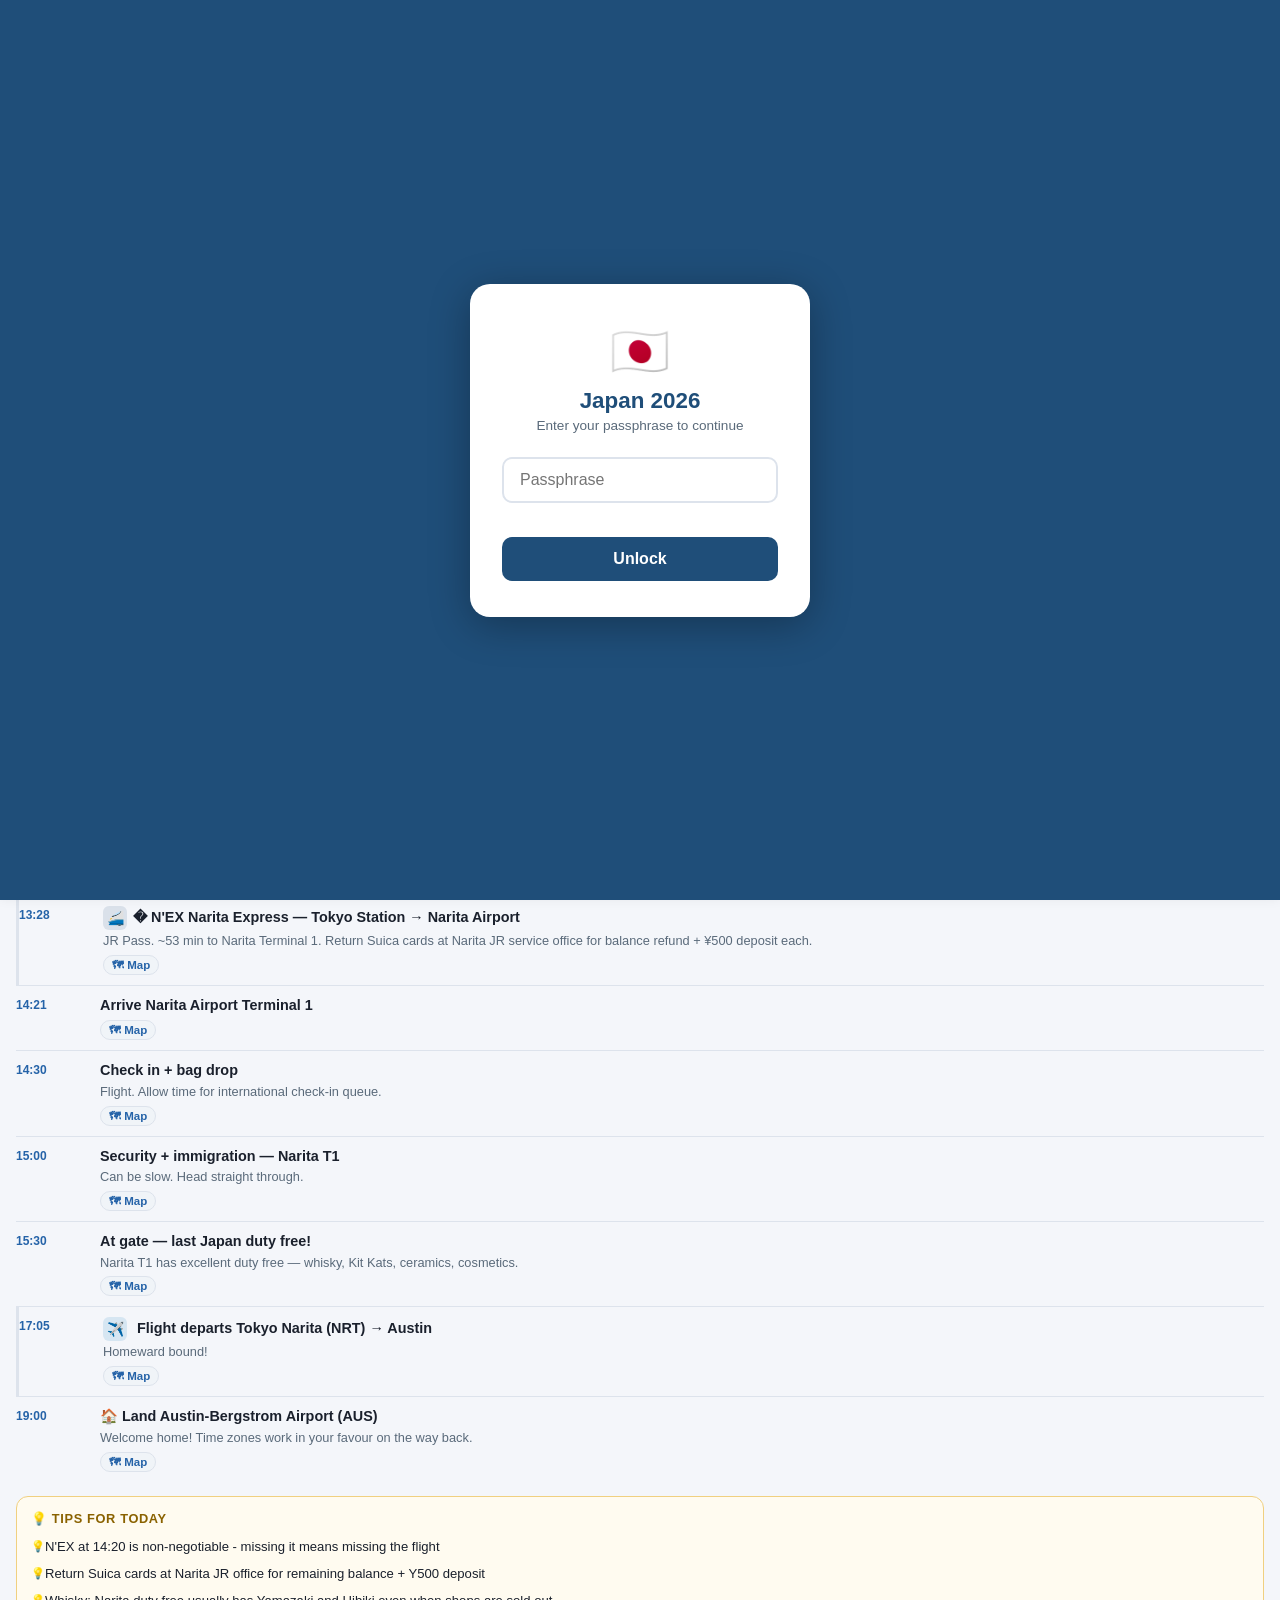
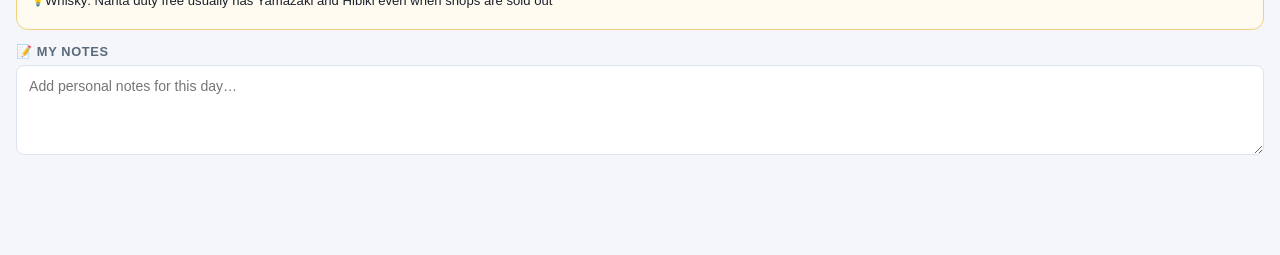
<file: index.html>
<!DOCTYPE html>
<html lang="en">
<head>
  <meta charset="UTF-8">
  <meta name="viewport" content="width=device-width, initial-scale=1.0, viewport-fit=cover">
  <meta name="theme-color" content="#1F4E79">
  <meta name="apple-mobile-web-app-capable" content="yes">
  <meta name="apple-mobile-web-app-status-bar-style" content="black-translucent">
  <meta name="apple-mobile-web-app-title" content="Japan 2026">
  <meta name="description" content="Japan Trip 2026 — Personal Travel Companion">
  <title>Japan 2026</title>
  <link rel="manifest" href="manifest.json">
  <link rel="icon" href="icons/icon-192.png" type="image/png">
  <link rel="apple-touch-icon" href="icons/icon-192.png">
  <link rel="stylesheet" href="css/styles.css">
</head>
<body>

  <!-- HEADER -->
  <header id="app-header">
    <div class="header-inner">
      <span id="header-title">🇯🇵 Japan 2026</span>
      <button id="search-btn" class="icon-btn" aria-label="Search">🔍</button>
    </div>
  </header>

  <!-- SEARCH OVERLAY -->
  <div id="search-overlay" class="hidden">
    <div class="search-box">
      <input type="text" id="search-input" placeholder="Search activities, places, hotels…" autocomplete="off">
      <button id="search-close" class="icon-btn">✕</button>
    </div>
    <div id="search-results"></div>
  </div>

  <!-- MAIN CONTENT -->
  <main id="main-content">

    <!-- TAB: ITINERARY -->
    <section id="tab-schedule" class="tab-panel active">
      <div id="schedule-content"></div>
    </section>

    <!-- TAB: HOTELS -->
    <section id="tab-hotels" class="tab-panel">
      <div id="hotels-content"></div>
    </section>

    <!-- TAB: TRAINS -->
    <section id="tab-trains" class="tab-panel">
      <div id="trains-content"></div>
    </section>

    <!-- TAB: ONSENS -->
    <section id="tab-onsens" class="tab-panel">
      <div id="onsens-content"></div>
    </section>

    <!-- TAB: CHECKLISTS -->
    <section id="tab-checklists" class="tab-panel">
      <div id="checklists-content"></div>
    </section>

    <!-- TAB: LEARN -->
    <section id="tab-learn" class="tab-panel">
      <div id="learn-content"></div>
    </section>

  </main>

  <!-- BOTTOM NAV -->
  <nav id="bottom-nav">
    <button class="nav-btn active" data-tab="schedule">
      <span class="nav-icon">
        <span class="cal-badge">
          <span class="cal-month" id="cal-month"></span>
          <span class="cal-day" id="cal-day"></span>
        </span>
      </span>
      <span class="nav-label">Itinerary</span>
    </button>
    <button class="nav-btn" data-tab="hotels">
      <span class="nav-icon">🏨</span>
      <span class="nav-label">Hotels</span>
    </button>
    <button class="nav-btn" data-tab="trains">
      <span class="nav-icon">🚄</span>
      <span class="nav-label">Trains</span>
    </button>
    <button class="nav-btn" data-tab="onsens">
      <span class="nav-icon">♨️</span>
      <span class="nav-label">Onsens</span>
    </button>
    <button class="nav-btn" data-tab="checklists">
      <span class="nav-icon">✅</span>
      <span class="nav-label">Lists</span>
    </button>
    <button class="nav-btn" data-tab="learn">
      <span class="nav-icon">🥋</span>
      <span class="nav-label">Learn</span>
    </button>
  </nav>

  <!-- SCRIPTS -->
  <script src="js/auth.js"></script>
  <script src="js/data.js"></script>
  <script src="js/itinerary.js"></script>
  <script src="js/hotels.js"></script>
  <script src="js/trains.js"></script>
  <script src="js/onsens.js"></script>
  <script src="js/checklists.js"></script>
  <script src="js/learn.js"></script>
  <script src="js/app.js"></script>
</body>
</html>
</file>
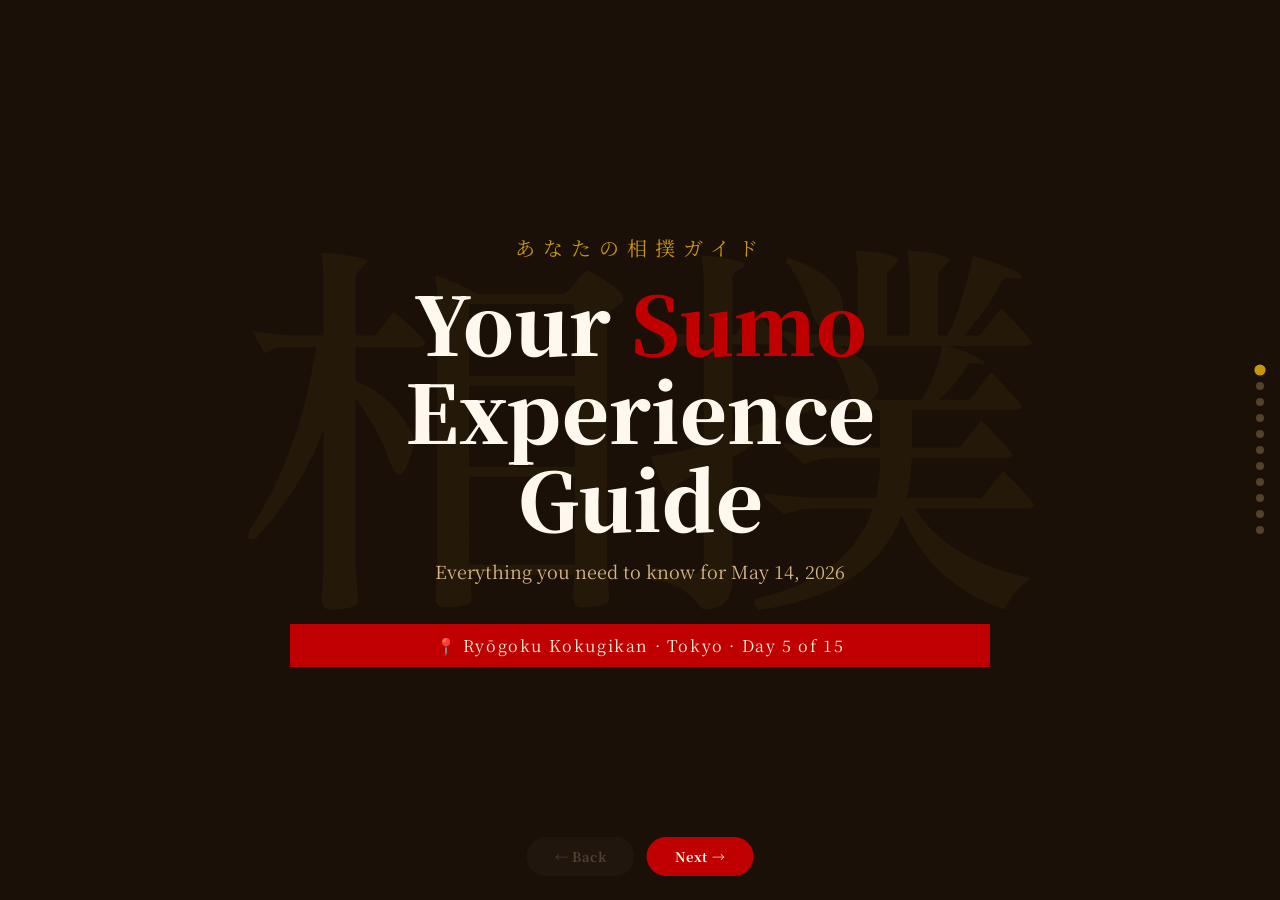
<file: sumo_explainer.html>
<!DOCTYPE html>
<html lang="en">
<head>
<meta charset="UTF-8">
<meta name="viewport" content="width=device-width, initial-scale=1.0">
<title>Your Sumo Guide — May 14, 2026</title>
<style>
@import url('https://fonts.googleapis.com/css2?family=Noto+Serif+JP:wght@400;700;900&family=Sawarabi+Mincho&display=swap');

:root {
  --red: #C00000;
  --gold: #C8960C;
  --ink: #1a1008;
  --paper: #F5EDD8;
  --sand: #D4B483;
  --clay: #8B5E3C;
  --white: #FFF8EE;
}

* { margin:0; padding:0; box-sizing:border-box; }

body {
  background: var(--ink);
  font-family: 'Noto Serif JP', serif;
  color: var(--paper);
  overflow-x: hidden;
}

/* ── PROGRESS BAR ── */
#progress-bar {
  position: fixed; top:0; left:0; height:3px;
  background: var(--gold); width:0%;
  transition: width 0.3s; z-index:999;
}

/* ── SLIDE SYSTEM ── */
.slide {
  min-height: 100vh;
  display: flex; flex-direction: column;
  align-items: center; justify-content: center;
  padding: 40px 24px;
  position: relative;
  overflow: hidden;
}

/* ── SLIDE 0: TITLE ── */
.slide-0 {
  background: var(--ink);
}

.slide-0 .bg-kanji {
  position: absolute; inset:0;
  display: flex; align-items: center; justify-content: center;
  font-size: clamp(200px, 40vw, 400px);
  color: rgba(200,150,12,0.06);
  pointer-events: none;
  animation: pulse-kanji 4s ease-in-out infinite;
  font-family: 'Sawarabi Mincho', serif;
}
@keyframes pulse-kanji {
  0%,100% { opacity:0.4; transform: scale(1); }
  50% { opacity:0.7; transform: scale(1.03); }
}

.title-jp {
  font-size: clamp(14px,3vw,20px);
  color: var(--gold);
  letter-spacing: 0.4em;
  margin-bottom: 16px;
  opacity:0; animation: fadeUp 0.8s 0.3s forwards;
}
.title-main {
  font-size: clamp(36px,8vw,80px);
  font-weight:900; color: var(--white);
  line-height:1.1; text-align:center;
  opacity:0; animation: fadeUp 0.8s 0.6s forwards;
}
.title-main span { color: var(--red); }
.title-sub {
  font-size: clamp(14px,2.5vw,18px);
  color: var(--sand); margin-top:16px;
  opacity:0; animation: fadeUp 0.8s 0.9s forwards;
}
.title-date {
  margin-top: 40px;
  background: var(--red);
  padding: 10px 28px;
  font-size: 16px; letter-spacing:0.1em;
  opacity:0; animation: fadeUp 0.8s 1.2s forwards;
}

/* ── SECTION DIVIDER ── */
.slide-divider {
  background: var(--red);
  min-height: 80px;
  display:flex; align-items:center; justify-content:center;
  font-size: clamp(11px,2vw,14px);
  letter-spacing: 0.5em;
  color: rgba(255,248,238,0.8);
  text-transform:uppercase;
}

/* ── DOHYO RING ANIMATION ── */
.dohyo-scene {
  position: relative;
  width: min(360px, 90vw);
  height: min(360px, 90vw);
  margin: 20px auto;
}
.dohyo-ring {
  position:absolute; inset:0;
  border-radius:50%;
  background: radial-gradient(circle at 40% 35%, #e8c87a 0%, #c8960c 30%, #8B5E3C 70%, #5a3820 100%);
  box-shadow: 0 0 0 8px var(--clay), 0 0 0 12px var(--ink), 0 30px 60px rgba(0,0,0,0.8);
  animation: ring-breathe 3s ease-in-out infinite;
}
@keyframes ring-breathe {
  0%,100% { transform: scale(1); }
  50% { transform: scale(1.02); }
}
.straw-bale {
  position:absolute;
  width:14%; height:8%;
  background: #c8a050;
  border-radius: 3px;
  border: 2px solid #8B6020;
}
.straw-n { top:3%; left:50%; transform: translateX(-50%); }
.straw-s { bottom:3%; left:50%; transform: translateX(-50%); }
.straw-e { right:3%; top:50%; transform: translateY(-50%); }
.straw-w { left:3%; top:50%; transform: translateY(-50%); }

/* Wrestler CSS figures */
.wrestler {
  position:absolute;
  width: 14%; height: 20%;
}
.w-body {
  width:100%; height:65%;
  border-radius: 50% 50% 40% 40%;
  position:absolute; bottom:0;
}
.w-head {
  width:55%; height:35%;
  border-radius:50%;
  position:absolute; top:0; left:50%;
  transform: translateX(-50%);
}
.wrestler-left {
  left: 22%; top:50%; transform: translateY(-50%);
  animation: wrestler-left-idle 1.5s ease-in-out infinite;
}
.wrestler-right {
  right: 22%; top:50%; transform: translateY(-50%);
  animation: wrestler-right-idle 1.5s ease-in-out infinite 0.4s;
}
@keyframes wrestler-left-idle {
  0%,100% { transform: translateY(-50%) rotate(-2deg); }
  50% { transform: translateY(-52%) rotate(2deg); }
}
@keyframes wrestler-right-idle {
  0%,100% { transform: translateY(-50%) rotate(2deg); }
  50% { transform: translateY(-52%) rotate(-2deg); }
}
.w-left-body { background: #2255AA; }
.w-left-head  { background: #F5C8A0; }
.w-right-body { background: #C00000; }
.w-right-head { background: #E8B890; }

.clash-burst {
  position:absolute; top:50%; left:50%;
  transform: translate(-50%,-50%);
  width:30%; height:30%;
  background: radial-gradient(circle, rgba(255,215,0,0.9) 0%, rgba(192,0,0,0.6) 50%, transparent 80%);
  border-radius:50%;
  animation: clash 2s ease-in-out infinite;
}
@keyframes clash {
  0%,100% { opacity:0; transform:translate(-50%,-50%) scale(0.5); }
  50% { opacity:1; transform:translate(-50%,-50%) scale(1.2); }
}

/* ── SLIDE STYLES ── */
.slide-dark { background: #120c06; }
.slide-paper { background: #2a1f10; }
.slide-red { background: #6a0000; }

.slide-content {
  max-width: 700px; width:100%;
  text-align:center;
  z-index:1;
}

.slide-num {
  font-size:11px; letter-spacing:0.4em;
  color: var(--gold); text-transform:uppercase;
  margin-bottom:12px;
}

.slide-heading {
  font-size: clamp(28px, 6vw, 52px);
  font-weight:900; line-height:1.1;
  margin-bottom: 20px;
  color: var(--white);
}
.slide-heading .accent { color: var(--red); }
.slide-heading .gold { color: var(--gold); }

.slide-body {
  font-size: clamp(14px, 2.5vw, 17px);
  line-height: 1.8;
  color: var(--sand);
  margin-bottom: 24px;
}

/* ── INFO CARDS ── */
.cards {
  display: grid;
  grid-template-columns: repeat(auto-fit, minmax(200px, 1fr));
  gap: 14px; margin: 24px 0;
  text-align:left;
}
.card {
  background: rgba(255,255,255,0.05);
  border: 1px solid rgba(200,150,12,0.2);
  border-radius: 12px;
  padding: 18px 16px;
  transition: transform 0.2s, border-color 0.2s;
}
.card:hover {
  transform: translateY(-3px);
  border-color: var(--gold);
}
.card-icon { font-size:28px; margin-bottom:8px; }
.card-title {
  font-size:13px; font-weight:700;
  color: var(--gold); letter-spacing:0.05em;
  margin-bottom:6px;
  text-transform: uppercase;
}
.card-body { font-size:13px; line-height:1.6; color: var(--sand); }

/* ── RANK PYRAMID ── */
.pyramid {
  margin: 24px auto;
  width: min(480px, 95vw);
}
.rank-row {
  display:flex; align-items:center; justify-content:center;
  margin-bottom: 6px;
  animation: slideIn 0.5s ease forwards;
  opacity:0;
}
.rank-bar {
  height: 48px;
  border-radius: 6px;
  display:flex; align-items:center; justify-content:center;
  font-weight:700; font-size: clamp(12px,2.5vw,15px);
  color: var(--white);
  position: relative;
  flex-direction: column;
  gap:2px;
}
.rank-bar small { font-size:10px; opacity:0.75; font-weight:400; letter-spacing:0.05em; }
.rank-yokozuna { background: linear-gradient(135deg, #8B6914, #C8960C, #8B6914); width:100%; }
.rank-ozeki     { background: linear-gradient(135deg, #7a1010, #C00000, #7a1010); width:88%; }
.rank-sekiwake  { background: linear-gradient(135deg, #3a3a6a, #5555AA, #3a3a6a); width:74%; }
.rank-komusubi  { background: linear-gradient(135deg, #2a5a2a, #3a8a3a, #2a5a2a); width:60%; }
.rank-maegashira{ background: linear-gradient(135deg, #3a3020, #6a5830, #3a3020); width:46%; }

.rank-row:nth-child(1) { animation-delay: 0.1s; }
.rank-row:nth-child(2) { animation-delay: 0.25s; }
.rank-row:nth-child(3) { animation-delay: 0.4s; }
.rank-row:nth-child(4) { animation-delay: 0.55s; }
.rank-row:nth-child(5) { animation-delay: 0.7s; }
@keyframes slideIn {
  from { opacity:0; transform: scaleX(0.3); }
  to { opacity:1; transform: scaleX(1); }
}

/* ── WRESTLER CARDS ── */
.wrestler-cards {
  display: grid;
  grid-template-columns: repeat(auto-fit, minmax(150px, 1fr));
  gap:12px; margin: 20px 0;
}
.wrestler-card {
  border-radius: 14px;
  padding: 16px 12px;
  text-align:center;
  border: 2px solid transparent;
  transition: transform 0.25s;
  cursor: default;
}
.wrestler-card:hover { transform: translateY(-4px) scale(1.02); }

.wrestler-card.yokozuna-card {
  background: linear-gradient(160deg, #1a1200, #2a2000);
  border-color: var(--gold);
}
.wrestler-card.ozeki-card {
  background: linear-gradient(160deg, #1a0000, #2a0505);
  border-color: #aa3333;
}
.wrestler-card.sekiwake-card {
  background: linear-gradient(160deg, #0a0a1a, #15152a);
  border-color: #5555aa;
}
.wrestler-card.underdog-card {
  background: linear-gradient(160deg, #001a05, #002a0a);
  border-color: #33aa55;
  animation: underdog-pulse 2s ease-in-out infinite;
}
@keyframes underdog-pulse {
  0%,100% { border-color: #33aa55; box-shadow: 0 0 0 0 rgba(51,170,85,0.4); }
  50% { border-color: #55cc77; box-shadow: 0 0 0 8px rgba(51,170,85,0); }
}

.w-avatar {
  width:64px; height:64px; margin:0 auto 10px;
  border-radius:50%;
  display:flex; align-items:center; justify-content:center;
  font-size:28px; position:relative;
}
.w-avatar::after {
  content:''; position:absolute; inset:-3px;
  border-radius:50%; border:3px solid transparent;
}
.yokozuna-card .w-avatar { background: radial-gradient(#3a2800, #1a1000); }
.yokozuna-card .w-avatar::after { border-color: var(--gold); }
.ozeki-card .w-avatar { background: radial-gradient(#3a0000, #1a0000); }
.ozeki-card .w-avatar::after { border-color: #cc3333; }
.sekiwake-card .w-avatar { background: radial-gradient(#0a0a3a, #050515); }
.sekiwake-card .w-avatar::after { border-color: #6666cc; }
.underdog-card .w-avatar { background: radial-gradient(#003a10, #001a05); }
.underdog-card .w-avatar::after { border-color: #44bb66; }

.w-name { font-size:15px; font-weight:700; color: var(--white); margin-bottom:3px; }
.w-rank { font-size:10px; letter-spacing:0.1em; text-transform:uppercase; margin-bottom:8px; }
.yokozuna-card .w-rank { color: var(--gold); }
.ozeki-card .w-rank { color: #cc5555; }
.sekiwake-card .w-rank { color: #8888cc; }
.underdog-card .w-rank { color: #55cc77; }
.w-desc { font-size:11px; line-height:1.5; color: rgba(213,180,131,0.85); }
.w-badge {
  display:inline-block; margin-top:8px;
  font-size:9px; letter-spacing:0.1em; text-transform:uppercase;
  padding: 3px 8px; border-radius:20px; font-weight:700;
}
.badge-champion { background:#C8960C22; color:var(--gold); border:1px solid var(--gold); }
.badge-threat   { background:#C0000022; color:#ff6666; border:1px solid #cc3333; }
.badge-wild     { background:#5555AA22; color:#aaaaff; border:1px solid #6666aa; }
.badge-underdog { background:#33AA5522; color:#66ff88; border:1px solid #33aa55; }

/* ── RITUAL TIMELINE ── */
.timeline {
  position:relative; margin: 20px 0;
  padding-left: 30px;
  text-align:left;
}
.timeline::before {
  content:''; position:absolute; left:8px; top:0; bottom:0;
  width:2px; background: linear-gradient(to bottom, var(--gold), var(--red));
}
.t-item {
  position:relative; margin-bottom:20px;
  opacity:0;
  animation: fadeUp 0.5s forwards;
}
.t-item:nth-child(1) { animation-delay:0.1s; }
.t-item:nth-child(2) { animation-delay:0.3s; }
.t-item:nth-child(3) { animation-delay:0.5s; }
.t-item:nth-child(4) { animation-delay:0.7s; }
.t-item:nth-child(5) { animation-delay:0.9s; }
.t-item:nth-child(6) { animation-delay:1.1s; }
.t-dot {
  position:absolute; left:-26px; top:4px;
  width:14px; height:14px; border-radius:50%;
  background: var(--gold); border:2px solid var(--ink);
}
.t-time { font-size:11px; color:var(--gold); letter-spacing:0.1em; margin-bottom:2px; }
.t-title { font-size:15px; font-weight:700; color:var(--white); margin-bottom:3px; }
.t-desc { font-size:13px; color:var(--sand); line-height:1.5; }

/* ── GLOSSARY GRID ── */
.glossary {
  display:grid;
  grid-template-columns: repeat(auto-fit, minmax(180px, 1fr));
  gap:10px; margin:20px 0; text-align:left;
}
.gloss-item {
  background: rgba(255,255,255,0.04);
  border-radius:8px; padding:12px;
  border-left:3px solid var(--gold);
}
.gloss-word { font-size:16px; font-weight:700; color:var(--gold); }
.gloss-read { font-size:10px; color:rgba(213,180,131,0.6); margin-bottom:4px; letter-spacing:0.05em; }
.gloss-def  { font-size:12px; color:var(--sand); line-height:1.5; }

/* ── TIPS ── */
.tips-list {
  text-align:left; margin:20px 0;
}
.tip-item {
  display:flex; gap:14px; align-items:flex-start;
  margin-bottom:16px; padding:14px 16px;
  background:rgba(255,255,255,0.04); border-radius:10px;
  border:1px solid rgba(200,150,12,0.15);
}
.tip-icon { font-size:22px; flex-shrink:0; margin-top:2px; }
.tip-text { font-size:13px; line-height:1.6; color:var(--sand); }
.tip-text strong { color:var(--white); }

/* ── CUSHION ANIMATION ── */
.cushion-scene {
  height:120px; position:relative;
  margin:16px 0; overflow:hidden;
}
.cushion {
  position:absolute;
  width:28px; height:20px;
  border-radius:4px;
  animation: fly-cushion linear infinite;
  opacity:0;
}
@keyframes fly-cushion {
  0%   { opacity:0; transform: translate(0,80px) rotate(0deg); }
  15%  { opacity:1; }
  85%  { opacity:1; }
  100% { opacity:0; transform: translate(var(--dx), -40px) rotate(var(--rot)); }
}

/* ── SCHEDULE TABLE ── */
.schedule-table {
  width:100%; border-collapse:collapse;
  margin:16px 0; font-size:13px;
}
.schedule-table th {
  background:rgba(192,0,0,0.4); color:var(--white);
  padding:8px 12px; text-align:left;
  font-size:11px; letter-spacing:0.1em; text-transform:uppercase;
}
.schedule-table td {
  padding:10px 12px; border-bottom:1px solid rgba(255,255,255,0.06);
  color:var(--sand);
}
.schedule-table tr:last-child td { border-bottom:none; }
.schedule-table .highlight td { color:var(--gold); font-weight:700; }

/* ── FINAL SLIDE ── */
.final-slide { background: var(--ink); text-align:center; }
.final-slide .big-kanji {
  font-family:'Sawarabi Mincho',serif;
  font-size: clamp(80px, 25vw, 180px);
  color: var(--red);
  line-height:1;
  text-shadow: 0 0 40px rgba(192,0,0,0.4);
  animation: final-pulse 2s ease-in-out infinite;
}
@keyframes final-pulse {
  0%,100% { text-shadow: 0 0 40px rgba(192,0,0,0.4); }
  50% { text-shadow: 0 0 80px rgba(192,0,0,0.8), 0 0 120px rgba(192,0,0,0.3); }
}
.final-slide .final-msg {
  font-size:clamp(22px,4vw,36px); font-weight:900;
  color:var(--white); margin:16px 0 8px;
}
.final-slide .final-sub { font-size:15px; color:var(--sand); }
.flag-row { display:flex; gap:16px; justify-content:center; margin-top:20px; flex-wrap:wrap; }
.flag-pill {
  padding: 8px 20px; border-radius:20px;
  font-size:13px; font-weight:700;
  letter-spacing:0.05em;
}

/* ── NAV DOTS ── */
#nav-dots {
  position:fixed; right:16px; top:50%;
  transform:translateY(-50%);
  display:flex; flex-direction:column; gap:8px;
  z-index:100;
}
.dot {
  width:8px; height:8px; border-radius:50%;
  background:rgba(213,180,131,0.3);
  cursor:pointer; transition:all 0.3s;
}
.dot.active { background:var(--gold); transform:scale(1.4); }

/* ── NAV BUTTONS ── */
#nav-btns {
  position:fixed; bottom:24px; left:50%;
  transform:translateX(-50%);
  display:flex; gap:12px; z-index:100;
}
.nav-btn {
  padding:10px 28px; border-radius:30px;
  border:none; cursor:pointer;
  font-family:'Noto Serif JP',serif;
  font-size:13px; font-weight:700;
  letter-spacing:0.05em; transition:all 0.2s;
}
.btn-prev { background:rgba(255,255,255,0.1); color:var(--sand); }
.btn-prev:hover { background:rgba(255,255,255,0.15); }
.btn-next { background:var(--red); color:var(--white); }
.btn-next:hover { background:#e00000; transform:scale(1.03); }

/* ── SALT ANIMATION ── */
.salt-toss {
  font-size:36px;
  display:inline-block;
  animation: salt-throw 1.5s ease-in-out infinite;
}
@keyframes salt-throw {
  0%   { transform: rotate(0deg) scale(1); }
  30%  { transform: rotate(-20deg) scale(1.1); }
  60%  { transform: rotate(10deg) scale(0.9); }
  100% { transform: rotate(0deg) scale(1); }
}

.stomp {
  font-size:36px;
  display:inline-block;
  animation: stomp-anim 1s ease-in-out infinite;
}
@keyframes stomp-anim {
  0%,100% { transform:translateY(0); }
  50% { transform:translateY(-8px); }
}

/* ── UTILITY ── */
@keyframes fadeUp {
  from { opacity:0; transform:translateY(20px); }
  to   { opacity:1; transform:translateY(0); }
}

.dividing-line {
  width:60px; height:3px;
  background: linear-gradient(90deg, transparent, var(--gold), transparent);
  margin: 16px auto;
}

.tag {
  display:inline-block; font-size:11px;
  padding:3px 10px; border-radius:20px;
  letter-spacing:0.1em; text-transform:uppercase;
  margin:3px;
}
.tag-red { background:rgba(192,0,0,0.25); color:#ff9999; border:1px solid rgba(192,0,0,0.4); }
.tag-gold { background:rgba(200,150,12,0.2); color:var(--gold); border:1px solid rgba(200,150,12,0.3); }
.tag-blue { background:rgba(50,80,180,0.2); color:#99aaff; border:1px solid rgba(50,80,180,0.3); }

@media (max-width:500px) {
  .wrestler-cards { grid-template-columns: 1fr 1fr; }
  .cards { grid-template-columns: 1fr; }
  .glossary { grid-template-columns: 1fr 1fr; }
}
</style>
</head>
<body>

<div id="progress-bar"></div>
<div id="nav-dots"></div>
<div id="nav-btns">
  <button class="nav-btn btn-prev" onclick="changeSlide(-1)">← Back</button>
  <button class="nav-btn btn-next" onclick="changeSlide(1)">Next →</button>
</div>

<!-- ═══════════════════════════════════════════ -->
<!-- SLIDE 0: TITLE                             -->
<!-- ═══════════════════════════════════════════ -->
<div class="slide slide-0" id="slide-0">
  <div class="bg-kanji">相撲</div>
  <div class="slide-content">
    <div class="title-jp">あなたの相撲ガイド</div>
    <div class="title-main">Your <span>Sumo</span><br>Experience Guide</div>
    <div class="title-sub">Everything you need to know for May 14, 2026</div>
    <div class="title-date">📍 Ryōgoku Kokugikan · Tokyo · Day 5 of 15</div>
  </div>
</div>

<!-- ═══════════════════════════════════════════ -->
<!-- SLIDE 1: WHAT IS SUMO                      -->
<!-- ═══════════════════════════════════════════ -->
<div class="slide slide-paper" id="slide-1" style="display:none">
  <div class="slide-content">
    <div class="slide-num">01 / 10 — The Basics</div>
    <h2 class="slide-heading">What Is <span class="accent">Sumo</span>?</h2>
    <div class="dividing-line"></div>
    <p class="slide-body">Japan's national sport — over 1,500 years old. Part athletic combat, part Shinto ritual. Every movement in the ring carries meaning rooted in ancient tradition.</p>

    <div class="dohyo-scene">
      <div class="dohyo-ring">
        <div class="straw-bale straw-n"></div>
        <div class="straw-bale straw-s"></div>
        <div class="straw-bale straw-e"></div>
        <div class="straw-bale straw-w"></div>
        <div class="wrestler wrestler-left">
          <div class="w-head w-left-head"></div>
          <div class="w-body w-left-body"></div>
        </div>
        <div class="wrestler wrestler-right">
          <div class="w-head w-right-head"></div>
          <div class="w-body w-right-body"></div>
        </div>
        <div class="clash-burst"></div>
      </div>
    </div>

    <div class="cards">
      <div class="card">
        <div class="card-icon">⭕</div>
        <div class="card-title">The Ring (Dohyo)</div>
        <div class="card-body">A raised clay platform, ~4.5m across. The twisted straw rope marks the boundary. Step outside or touch down — you lose.</div>
      </div>
      <div class="card">
        <div class="card-icon">🏆</div>
        <div class="card-title">How to Win</div>
        <div class="card-body">Push or throw your opponent outside the ring, or make any body part (except feet soles) touch the ground. Simple rule, infinite strategy.</div>
      </div>
      <div class="card">
        <div class="card-icon">⚡</div>
        <div class="card-title">The Speed</div>
        <div class="card-body">Most top-level bouts last under 10 seconds. The pre-bout ritual lasts up to 4 minutes. The build-up IS the show.</div>
      </div>
    </div>
  </div>
</div>

<!-- ═══════════════════════════════════════════ -->
<!-- SLIDE 2: THE RANKS                         -->
<!-- ═══════════════════════════════════════════ -->
<div class="slide slide-dark" id="slide-2" style="display:none">
  <div class="slide-content">
    <div class="slide-num">02 / 10 — The Hierarchy</div>
    <h2 class="slide-heading">The <span class="gold">Rank</span> Pyramid</h2>
    <div class="dividing-line"></div>
    <p class="slide-body">Sumo has 6 divisions. You're watching the top one — Makuuchi. Within it, rank determines who fights last (and who gets the most respect).</p>

    <div class="pyramid">
      <div class="rank-row">
        <div class="rank-bar rank-yokozuna">
          YOKOZUNA &nbsp; <span style="color:rgba(255,255,255,0.6);font-size:12px">横綱</span>
          <small>Grand Champion — highest honour in all of sport</small>
        </div>
      </div>
      <div class="rank-row">
        <div class="rank-bar rank-ozeki">
          OZEKI &nbsp; <span style="color:rgba(255,255,255,0.6);font-size:12px">大関</span>
          <small>Champion-level — the title hunters</small>
        </div>
      </div>
      <div class="rank-row">
        <div class="rank-bar rank-sekiwake">
          SEKIWAKE &nbsp; <span style="color:rgba(255,255,255,0.6);font-size:12px">関脇</span>
          <small>Third rank — the dangerous dark horses</small>
        </div>
      </div>
      <div class="rank-row">
        <div class="rank-bar rank-komusubi">
          KOMUSUBI &nbsp; <span style="color:rgba(255,255,255,0.6);font-size:12px">小結</span>
          <small>Fourth rank — elite rising stars</small>
        </div>
      </div>
      <div class="rank-row">
        <div class="rank-bar rank-maegashira">
          MAEGASHIRA &nbsp; <span style="color:rgba(255,255,255,0.6);font-size:12px">前頭</span>
          <small>Top division — still elite, ranked 1–17</small>
        </div>
      </div>
    </div>
    <p class="slide-body" style="font-size:13px">Yokozuna can never be demoted — but they're expected to retire when their performance slips. The rope they wear in ceremony weighs 15kg.</p>
  </div>
</div>

<!-- ═══════════════════════════════════════════ -->
<!-- SLIDE 3: YOUR WRESTLERS                     -->
<!-- ═══════════════════════════════════════════ -->
<div class="slide slide-paper" id="slide-3" style="display:none">
  <div class="slide-content">
    <div class="slide-num">03 / 10 — Who to Watch</div>
    <h2 class="slide-heading">The Wrestlers<br><span class="accent">You'll See</span></h2>
    <div class="dividing-line"></div>
    <p class="slide-body">You're attending Day 5 of the Natsu Basho — here is the field heading into May 2026.</p>

    <div class="wrestler-cards">
      <div class="wrestler-card yokozuna-card">
        <div class="w-avatar">🏔️</div>
        <div class="w-name">Ōnosato</div>
        <div class="w-rank">75th Yokozuna</div>
        <div class="w-desc">5 championships in 14 tournaments. The dominant force in sumo — when healthy. Returning from shoulder injury after withdrawing in March. Everyone is watching his comeback.</div>
        <div class="w-badge badge-champion">⭐ The Star</div>
      </div>

      <div class="wrestler-card yokozuna-card">
        <div class="w-avatar">🐉</div>
        <div class="w-name">Hōshōryū</div>
        <div class="w-rank">74th Yokozuna</div>
        <div class="w-desc">Mongolian. Dynamic and flashy — the most exciting to watch technically. Runner-up in March. The JSA chairman publicly criticised one of his losses as "pathetic" — he'll be fired up.</div>
        <div class="w-badge badge-threat">🔥 Motivated</div>
      </div>

      <div class="wrestler-card ozeki-card">
        <div class="w-avatar">🇺🇦</div>
        <div class="w-name">Aonishiki</div>
        <div class="w-rank">Ozeki — Kadoban</div>
        <div class="w-desc">Ukrainian. 21 years old. Won back-to-back titles but collapsed in March (7-8). Now on probation — needs a winning record in May or he LOSES his Ozeki rank. Back against the wall.</div>
        <div class="w-badge badge-threat">⚠️ Must Win</div>
      </div>

      <div class="wrestler-card ozeki-card">
        <div class="w-avatar">🏆</div>
        <div class="w-name">Kirishima</div>
        <div class="w-rank">Ozeki — March Champion</div>
        <div class="w-desc">Mongolian. Won March with a 12-3 record — his third career championship. Just promoted back to Ozeki. Intelligent, slick wrestler. Riding a wave of confidence.</div>
        <div class="w-badge badge-champion">🥇 Champion</div>
      </div>

      <div class="wrestler-card sekiwake-card">
        <div class="w-avatar">💎</div>
        <div class="w-name">Atamifuji</div>
        <div class="w-rank">Sekiwake (debut)</div>
        <div class="w-desc">Making his Sekiwake debut in May. Finished runner-up in January. Beat BOTH Yokozuna in March from Komusubi rank. One of the most exciting young wrestlers in the sport.</div>
        <div class="w-badge badge-wild">⚡ Rising Star</div>
      </div>

      <div class="wrestler-card underdog-card">
        <div class="w-avatar">🌊</div>
        <div class="w-name">Yoshinofuji</div>
        <div class="w-rank">Upper Maegashira</div>
        <div class="w-desc">In January he became the first Maegashira in 6 years to beat TWO Yokozuna on consecutive days. Raw, physical, fearless. If he upsets a Yokozuna at your match — cushions fly!</div>
        <div class="w-badge badge-underdog">🌟 ROOT FOR HIM</div>
      </div>
    </div>
  </div>
</div>

<!-- ═══════════════════════════════════════════ -->
<!-- SLIDE 4: WHO TO SUPPORT                    -->
<!-- ═══════════════════════════════════════════ -->
<div class="slide slide-red" id="slide-4" style="display:none">
  <div class="slide-content">
    <div class="slide-num">04 / 10 — Who to Root For</div>
    <h2 class="slide-heading">Your <span class="gold">Rooting</span> Guide</h2>
    <div class="dividing-line"></div>

    <div class="cards" style="grid-template-columns:1fr;">
      <div class="card" style="border-color:var(--gold); background:rgba(200,150,12,0.08);">
        <div class="card-icon">🌊</div>
        <div class="card-title" style="color:var(--gold)">THE UNDERDOG — Root for Yoshinofuji</div>
        <div class="card-body">He's a lower-ranked Maegashira who punches way above his rank. In January he beat two Yokozuna on back-to-back days — the first anyone had done that in 6 years. Raw and electric. If he faces a Yokozuna or Ozeki and wins, the crowd erupts and cushions fly. Cheer loudly. This is your guy.</div>
      </div>
      <div class="card" style="border-color:#cc5555; background:rgba(192,0,0,0.08);">
        <div class="card-icon">🇺🇦</div>
        <div class="card-title" style="color:#ff8888">THE DRAMA — Watch Aonishiki</div>
        <div class="card-body">The Ukrainian 21-year-old dominated sumo for a year and then completely fell apart in March. Now fighting to save his Ozeki rank. Every single match for him is high stakes. Day 5 will already tell a story about his mental state. Fascinating to watch even if you don't cheer for him.</div>
      </div>
      <div class="card" style="border-color:#888888; background:rgba(255,255,255,0.05);">
        <div class="card-icon">🏔️</div>
        <div class="card-title">THE SPECTACLE — Ōnosato's comeback</div>
        <div class="card-body">If the dominant Yokozuna is healthy and firing, his bouts are technically breathtaking. He's massive, fast, and almost unbeatable at his peak. His entrance ceremony alone is worth watching — the white rope, the stomping, the crowd's reverence.</div>
      </div>
    </div>
  </div>
</div>

<!-- ═══════════════════════════════════════════ -->
<!-- SLIDE 5: PRE-BOUT RITUAL                   -->
<!-- ═══════════════════════════════════════════ -->
<div class="slide slide-dark" id="slide-5" style="display:none">
  <div class="slide-content">
    <div class="slide-num">05 / 10 — The Ritual</div>
    <h2 class="slide-heading">The Pre-Bout <span class="accent">Ceremony</span></h2>
    <div class="dividing-line"></div>
    <p class="slide-body">The ritual before each bout can last up to 4 minutes for Yokozuna. Don't mistake it for stalling — every single action is Shinto tradition dating back centuries.</p>

    <div class="timeline">
      <div class="t-item">
        <div class="t-dot"></div>
        <div class="t-time">Step 1</div>
        <div class="t-title"><span class="salt-toss">🧂</span> Salt Toss (Shio)</div>
        <div class="t-desc">Wrestlers grab handfuls of salt and scatter it across the dohyo. Salt purifies the ring — a Shinto ritual to ward off evil and protect wrestlers from injury. Up to 40kg of salt is used per tournament day.</div>
      </div>
      <div class="t-item">
        <div class="t-dot"></div>
        <div class="t-time">Step 2</div>
        <div class="t-title"><span class="stomp">🦵</span> Leg Stomping (Shiko)</div>
        <div class="t-desc">High leg raises and powerful stomps into the clay. This drives evil spirits into the ground. It's also a display of strength and a physical warm-up. Yokozuna's shiko in their ring entry ceremony is dramatic and slow.</div>
      </div>
      <div class="t-item">
        <div class="t-dot"></div>
        <div class="t-time">Step 3</div>
        <div class="t-title">🙌 Clap &amp; Spread (Chirichouzu)</div>
        <div class="t-desc">Wrestlers clap hands, spread arms wide showing open palms — a declaration that they carry no weapons. Pure sporting combat. Trust.</div>
      </div>
      <div class="t-item">
        <div class="t-dot"></div>
        <div class="t-time">Step 4</div>
        <div class="t-title">👀 The Stare-Down (Niramiai)</div>
        <div class="t-desc">Both wrestlers crouch at the white lines, making eye contact. They can back away and reset multiple times. Psychological warfare. When both touch fists to clay simultaneously — the match begins.</div>
      </div>
      <div class="t-item">
        <div class="t-dot"></div>
        <div class="t-time">Launch</div>
        <div class="t-title">💥 Tachi-ai — The Initial Charge</div>
        <div class="t-desc">Both wrestlers explode simultaneously from the crouch. This collision sets the tone for everything. A perfect tachi-ai can win the match before it feels like it's started. Watch their feet and hands in the first half-second.</div>
      </div>
    </div>
  </div>
</div>

<!-- ═══════════════════════════════════════════ -->
<!-- SLIDE 6: THE MOVES                         -->
<!-- ═══════════════════════════════════════════ -->
<div class="slide slide-paper" id="slide-6" style="display:none">
  <div class="slide-content">
    <div class="slide-num">06 / 10 — The Techniques</div>
    <h2 class="slide-heading">Key <span class="accent">Moves</span> to Spot</h2>
    <div class="dividing-line"></div>
    <p class="slide-body">There are 82 official winning techniques (kimarite). Here are the most common ones you'll see — each announced by the gyōji referee after the bout.</p>

    <div class="glossary">
      <div class="gloss-item">
        <div class="gloss-word">Yorikiri</div>
        <div class="gloss-read">MOST COMMON</div>
        <div class="gloss-def">Frontal force-out. Grab the belt and walk your opponent backwards over the straw. Pure power and grip.</div>
      </div>
      <div class="gloss-item">
        <div class="gloss-word">Hatakikomi</div>
        <div class="gloss-read">SLAP DOWN</div>
        <div class="gloss-def">Slap your charging opponent down to the clay as they rush forward. Looks easy — causes cushion throws if used on a Yokozuna.</div>
      </div>
      <div class="gloss-item">
        <div class="gloss-word">Uwatenage</div>
        <div class="gloss-read">OVERARM THROW</div>
        <div class="gloss-def">Grab the belt with an outside grip and hurl your opponent in an arc. When it works it's spectacular. Hōshōryū's signature.</div>
      </div>
      <div class="gloss-item">
        <div class="gloss-word">Oshidashi</div>
        <div class="gloss-read">FRONTAL PUSH</div>
        <div class="gloss-def">Pure pushing — hands on chest or shoulders, drive forward. No belt, no finesse. Just raw power. Crowd loves the thud.</div>
      </div>
      <div class="gloss-item">
        <div class="gloss-word">Shitatenage</div>
        <div class="gloss-read">UNDERARM THROW</div>
        <div class="gloss-def">Inside belt grip throw. Lower risk for the thrower. Kirishima used this to seal many of his March wins.</div>
      </div>
      <div class="gloss-item">
        <div class="gloss-word">Tsukiotoshi</div>
        <div class="gloss-read">SIDE PUSH DOWN</div>
        <div class="gloss-def">Push opponent diagonally down. Often looks like a stumble from outside but is deliberate. Watch the feet.</div>
      </div>
    </div>

    <p class="slide-body" style="font-size:12px; margin-top:8px;">
      <span class="tag tag-gold">Mawashi</span> = the belt wrestlers wear — gripping it is everything
      <span class="tag tag-red">Kimarite</span> = winning technique, announced after each bout
      <span class="tag tag-blue">Gyōji</span> = the referee in ornate robes and hat
    </p>
  </div>
</div>

<!-- ═══════════════════════════════════════════ -->
<!-- SLIDE 7: YOUR DAY SCHEDULE                 -->
<!-- ═══════════════════════════════════════════ -->
<div class="slide slide-dark" id="slide-7" style="display:none">
  <div class="slide-content">
    <div class="slide-num">07 / 10 — Your Day</div>
    <h2 class="slide-heading">May 14 — <span class="gold">Day 5</span><br>Schedule</h2>
    <div class="dividing-line"></div>
    <p class="slide-body">You arrive at 2:00 PM — perfect timing for the full Makuuchi top division experience. Here's what happens when.</p>

    <table class="schedule-table">
      <thead>
        <tr><th>Time</th><th>What's Happening</th></tr>
      </thead>
      <tbody>
        <tr><td>08:30 AM</td><td>Doors open — lower divisions begin (Jonokuchi, Jonidan, Sandanme)</td></tr>
        <tr><td>10:00 AM</td><td>Makushita division bouts — 3rd division from top</td></tr>
        <tr><td>12:35 PM</td><td>Jūryō division — 2nd division from top, technically polished</td></tr>
        <tr class="highlight"><td>14:00 (2 PM) 🎯</td><td>YOU ARRIVE — top division build-up begins</td></tr>
        <tr class="highlight"><td>15:55 (3:55 PM)</td><td>Makuuchi ring entry ceremony — dramatic processional in silk</td></tr>
        <tr class="highlight"><td>16:10 (4:10 PM)</td><td>Makuuchi bouts begin — lower Maegashira first</td></tr>
        <tr class="highlight"><td>~17:45</td><td>Yokozuna & Ozeki bouts — peak drama. Cushion-throwing territory</td></tr>
        <tr class="highlight"><td>~18:00</td><td>Final bout of the day — always the highest-ranked match</td></tr>
        <tr><td>18:00</td><td>Yumitori-shiki — bow-twirling ceremony closes the day</td></tr>
      </tbody>
    </table>

    <div class="cards" style="margin-top:16px; grid-template-columns:1fr 1fr;">
      <div class="card">
        <div class="card-icon">🍱</div>
        <div class="card-title">Eat Inside</div>
        <div class="card-body">Arena bento boxes are excellent and traditionally themed. Pick one up when you enter — eating during lower bouts is completely normal.</div>
      </div>
      <div class="card">
        <div class="card-icon">📻</div>
        <div class="card-title">English Radio</div>
        <div class="card-body">Rental radios at the venue give English commentary explaining each match, technique, and wrestler background as it happens.</div>
      </div>
    </div>
  </div>
</div>

<!-- ═══════════════════════════════════════════ -->
<!-- SLIDE 8: THE CUSHION THROW                 -->
<!-- ═══════════════════════════════════════════ -->
<div class="slide slide-red" id="slide-8" style="display:none">
  <div class="slide-content">
    <div class="slide-num">08 / 10 — The Best Moment</div>
    <h2 class="slide-heading">The <span class="gold">Cushion</span> Throw</h2>
    <div class="dividing-line"></div>

    <div class="cushion-scene" id="cushion-scene"></div>

    <p class="slide-body">When a lower-ranked wrestler defeats a Yokozuna or top Ozeki, the crowd throws their zabuton (floor cushions) into the air. It's called <strong style="color:var(--gold)">zabuton-nage</strong> and it's one of the most electrifying moments in all of sport.</p>

    <div class="cards">
      <div class="card">
        <div class="card-icon">🪑</div>
        <div class="card-title">What to Do</div>
        <div class="card-body">If it happens — duck slightly, watch for flying cushions, then look up and enjoy the chaos. Grab one if it lands near you as a souvenir. The crowd loves it.</div>
      </div>
      <div class="card">
        <div class="card-icon">🌊</div>
        <div class="card-title">When It Happens</div>
        <div class="card-body">Only when a Yokozuna or top Ozeki loses to someone ranked lower. With Ōnosato returning from injury — an upset is absolutely possible on Day 5.</div>
      </div>
      <div class="card">
        <div class="card-icon">🎯</div>
        <div class="card-title">Your Wrestler</div>
        <div class="card-body">If Yoshinofuji beats either Yokozuna today — this will happen. It will be extremely loud. It will be incredible. That's why he's your underdog.</div>
      </div>
    </div>
  </div>
</div>

<!-- ═══════════════════════════════════════════ -->
<!-- SLIDE 9: GLOSSARY & ETIQUETTE              -->
<!-- ═══════════════════════════════════════════ -->
<div class="slide slide-dark" id="slide-9" style="display:none">
  <div class="slide-content">
    <div class="slide-num">09 / 10 — Etiquette &amp; Words</div>
    <h2 class="slide-heading">Sound Like<br>a <span class="accent">Real Fan</span></h2>
    <div class="dividing-line"></div>

    <div class="glossary" style="margin-bottom:20px;">
      <div class="gloss-item">
        <div class="gloss-word">Basho</div>
        <div class="gloss-read">BAH-shoh</div>
        <div class="gloss-def">The tournament. You're at the Natsu (summer) Basho.</div>
      </div>
      <div class="gloss-item">
        <div class="gloss-word">Rikishi</div>
        <div class="gloss-read">REE-kee-shee</div>
        <div class="gloss-def">A sumo wrestler. The proper term — not "sumo wrestler."</div>
      </div>
      <div class="gloss-item">
        <div class="gloss-word">Dohyo</div>
        <div class="gloss-read">DOH-hyoh</div>
        <div class="gloss-def">The sacred clay ring. Raised 60cm off the floor. Women historically not permitted on it.</div>
      </div>
      <div class="gloss-item">
        <div class="gloss-word">Yūshō</div>
        <div class="gloss-read">YOO-shoh</div>
        <div class="gloss-def">Tournament championship. The ultimate prize. 15-day record determines the winner.</div>
      </div>
      <div class="gloss-item">
        <div class="gloss-word">Kenshō</div>
        <div class="gloss-read">KEN-shoh</div>
        <div class="gloss-def">Prize money envelopes — sponsors pay for these. Top bouts can have 50+ envelopes. Watch the gyōji wave them during the ritual.</div>
      </div>
      <div class="gloss-item">
        <div class="gloss-word">Mono-ii</div>
        <div class="gloss-read">MOH-noh-ee</div>
        <div class="gloss-def">Judge consultation. If a call is disputed, 5 judges confer ringside. Sometimes results are reversed. Very dramatic.</div>
      </div>
    </div>

    <div class="tips-list">
      <div class="tip-item">
        <div class="tip-icon">🙏</div>
        <div class="tip-text"><strong>Cheering:</strong> Japanese fans cheer loudly but briefly. "Yosha!" (yes!) and the wrestler's name are common. Don't jeer the loser — very poor form.</div>
      </div>
      <div class="tip-item">
        <div class="tip-icon">📵</div>
        <div class="tip-text"><strong>No flash photography</strong> during bouts — it's distracting and disrespectful. Regular photos before and after are fine.</div>
      </div>
      <div class="tip-item">
        <div class="tip-icon">🍶</div>
        <div class="tip-text"><strong>Eating and drinking</strong> during lower-division bouts is completely fine and normal. The arena bento + beer is a local tradition.</div>
      </div>
      <div class="tip-item">
        <div class="tip-icon">🏷️</div>
        <div class="tip-text"><strong>Souvenirs:</strong> Buy from the stalls outside before entering — official merchandise, wrestler handprints (tegata), and printed programmes in English.</div>
      </div>
    </div>
  </div>
</div>

<!-- ═══════════════════════════════════════════ -->
<!-- SLIDE 10: FINAL — ENJOY IT                 -->
<!-- ═══════════════════════════════════════════ -->
<div class="slide final-slide" id="slide-10" style="display:none">
  <div class="bg-kanji" style="position:absolute;font-size:clamp(150px,35vw,320px);color:rgba(192,0,0,0.08);pointer-events:none;animation:pulse-kanji 4s ease-in-out infinite;">楽</div>
  <div class="slide-content">
    <div class="big-kanji">相撲</div>
    <div class="final-msg">Enjoy Every Second</div>
    <div class="final-sub">You're watching 1,500 years of Japanese tradition unfold live at Ryōgoku Kokugikan — the most sacred arena in all of sumo.</div>
    <div class="dividing-line" style="margin:24px auto;"></div>

    <div class="flag-row">
      <div class="flag-pill" style="background:rgba(200,150,12,0.2); color:var(--gold); border:1px solid var(--gold);">⭐ Watch: Ōnosato</div>
      <div class="flag-pill" style="background:rgba(192,0,0,0.2); color:#ff9999; border:1px solid #cc3333;">⚠️ Drama: Aonishiki</div>
      <div class="flag-pill" style="background:rgba(51,170,85,0.2); color:#66ff88; border:1px solid #33aa55;">🌊 Root For: Yoshinofuji</div>
    </div>

    <div class="cards" style="margin-top:28px; text-align:left;">
      <div class="card">
        <div class="card-title">Quick Cheat Sheet</div>
        <div class="card-body">
          Arrive 2 PM · Grab bento + beer · Get English radio<br>
          Watch pre-bout ritual closely<br>
          Cheer <strong style="color:var(--white)">Yoshinofuji</strong> loudly if he faces a Yokozuna<br>
          If cushions fly → duck then enjoy<br>
          Stay for the <strong style="color:var(--white)">bow-twirling ceremony</strong> at 6 PM<br>
          Buy souvenirs <strong style="color:var(--white)">outside before entering</strong>
        </div>
      </div>
    </div>

    <p style="margin-top:24px; font-size:12px; color:rgba(213,180,131,0.5); letter-spacing:0.1em;">NATSU BASHO · MAY 10–24, 2026 · RYŌGOKU KOKUGIKAN · TOKYO · DAY 5</p>
  </div>
</div>

<script>
// ── SLIDE ENGINE ──
const TOTAL = 11;
let current = 0;

function buildDots() {
  const c = document.getElementById('nav-dots');
  for(let i=0;i<TOTAL;i++){
    const d=document.createElement('div');
    d.className='dot'+(i===0?' active':'');
    d.onclick=()=>goTo(i);
    c.appendChild(d);
  }
}

function goTo(n) {
  document.getElementById('slide-'+current).style.display='none';
  current = Math.max(0, Math.min(TOTAL-1, n));
  const s = document.getElementById('slide-'+current);
  s.style.display='flex';
  // re-trigger animations
  s.querySelectorAll('[style*="animation"]').forEach(el=>{
    const a=el.style.animation;
    el.style.animation='none';
    el.offsetHeight;
    el.style.animation=a;
  });
  updateUI();
  if(current===8) spawnCushions();
  window.scrollTo({top:0,behavior:'smooth'});
}

function changeSlide(dir){
  if(dir===1 && current===TOTAL-1) goTo(0);
  else goTo(current+dir);
}

function updateUI(){
  document.querySelectorAll('.dot').forEach((d,i)=>{
    d.className='dot'+(i===current?' active':'');
  });
  const pct = ((current)/(TOTAL-1))*100;
  document.getElementById('progress-bar').style.width=pct+'%';
  document.querySelector('.btn-prev').style.opacity=current===0?'0.3':'1';
  document.querySelector('.btn-next').textContent=current===TOTAL-1?'Start Over →':'Next →';
}

// ── KEYBOARD NAV ──
document.addEventListener('keydown',e=>{
  if(e.key==='ArrowRight'||e.key==='ArrowDown') changeSlide(1);
  if(e.key==='ArrowLeft'||e.key==='ArrowUp') changeSlide(-1);
});

// ── TOUCH SWIPE ──
let tx=0;
document.addEventListener('touchstart',e=>tx=e.touches[0].clientX,{passive:true});
document.addEventListener('touchend',e=>{
  const dx=tx-e.changedTouches[0].clientX;
  if(Math.abs(dx)>50) changeSlide(dx>0?1:-1);
},{passive:true});

// ── CUSHION ANIMATION ──
const CUSHION_COLORS=['#C00000','#FFD700','#1a44aa','#22aa55','#ff8800','#cc44cc'];
function spawnCushions(){
  const scene=document.getElementById('cushion-scene');
  if(!scene) return;
  scene.innerHTML='';
  for(let i=0;i<18;i++){
    const c=document.createElement('div');
    c.className='cushion';
    const col=CUSHION_COLORS[Math.floor(Math.random()*CUSHION_COLORS.length)];
    const dx=(Math.random()-0.5)*200;
    const rot=Math.random()*720-360;
    const delay=Math.random()*2;
    const dur=1.5+Math.random()*2;
    const left=10+Math.random()*80;
    c.style.cssText=`
      background:${col};
      left:${left}%;
      --dx:${dx}px;
      --rot:${rot}deg;
      animation: fly-cushion ${dur}s ${delay}s linear infinite;
      border-radius:4px;
      box-shadow: 0 2px 8px rgba(0,0,0,0.5);
    `;
    scene.appendChild(c);
  }
}

// ── INIT ──
buildDots();
updateUI();
</script>
</body>
</html>
</file>
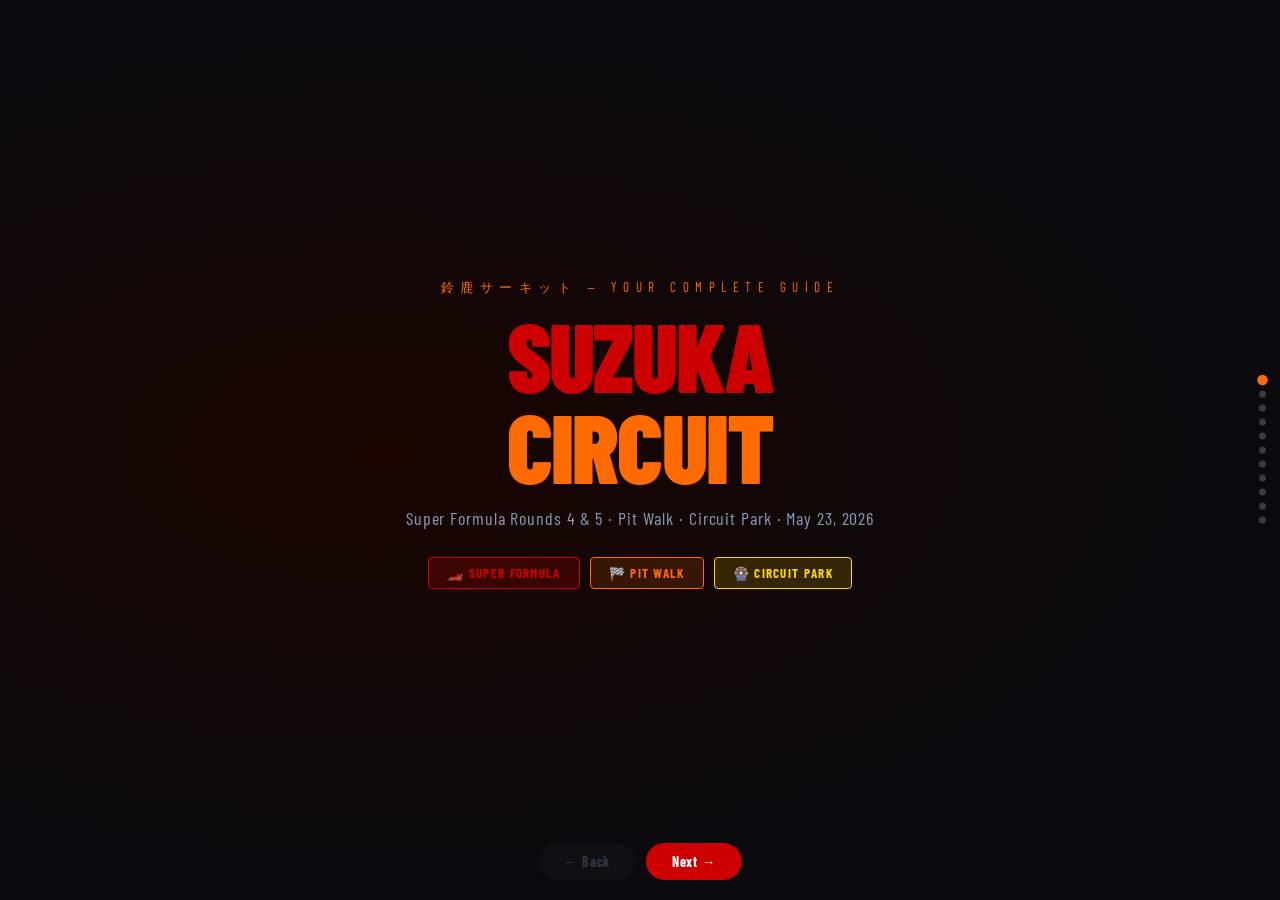
<file: suzuka_explainer.html>
<!DOCTYPE html>
<html lang="en">
<head>
<meta charset="UTF-8">
<meta name="viewport" content="width=device-width, initial-scale=1.0">
<title>Your Suzuka Guide — May 23, 2026</title>
<style>
@import url('https://fonts.googleapis.com/css2?family=Rajdhani:wght@400;600;700&family=Barlow+Condensed:ital,wght@0,400;0,600;0,700;0,900;1,700&display=swap');

:root {
  --red:    #CC0000;
  --orange: #FF6B00;
  --yellow: #FFD700;
  --teal:   #00C8A0;
  --blue:   #0066CC;
  --dark:   #0A0A0F;
  --panel:  #111118;
  --card:   #161622;
  --border: rgba(255,255,255,0.07);
  --white:  #F0F4FF;
  --muted:  #8899BB;
  --honda-red: #CC0000;
  --toyota-blue: #0066CC;
}

* { margin:0; padding:0; box-sizing:border-box; }

body {
  background: var(--dark);
  font-family: 'Barlow Condensed', sans-serif;
  color: var(--white);
  overflow-x: hidden;
}

/* ── PROGRESS ── */
#progress {
  position:fixed; top:0; left:0; height:3px;
  background: linear-gradient(90deg, var(--red), var(--orange), var(--yellow));
  width:0%; z-index:999; transition:width 0.3s;
}

/* ── SLIDES ── */
.slide {
  min-height:100vh;
  display:flex; flex-direction:column;
  align-items:center; justify-content:center;
  padding: 48px 24px 80px;
  position:relative; overflow:hidden;
}

/* ── TRACK BG DECORATION ── */
.track-lines {
  position:absolute; inset:0; pointer-events:none; overflow:hidden; opacity:0.04;
}
.track-lines svg { width:100%; height:100%; }

/* ── SLIDE 0 — TITLE ── */
.slide-0 { background: radial-gradient(ellipse at 30% 50%, #1a0500 0%, #0A0A0F 70%); }

.speed-lines {
  position:absolute; inset:0; pointer-events:none;
  overflow:hidden;
}
.speed-line {
  position:absolute;
  height:1px;
  background: linear-gradient(90deg, transparent, rgba(255,107,0,0.4), transparent);
  animation: speed-rush linear infinite;
  top: var(--top);
  width: var(--w);
  left: -100%;
}
@keyframes speed-rush {
  from { left:-100%; }
  to   { left:200%; }
}

.title-eyebrow {
  font-size:13px; letter-spacing:0.5em; color:var(--orange);
  text-transform:uppercase; margin-bottom:12px;
  opacity:0; animation:fadeUp 0.6s 0.3s forwards;
}
.title-main {
  font-size: clamp(44px, 10vw, 96px);
  font-weight:900; line-height:0.95;
  text-align:center; letter-spacing:-0.02em;
  opacity:0; animation:fadeUp 0.7s 0.5s forwards;
}
.title-main .red { color:var(--red); }
.title-main .orange { color:var(--orange); }
.title-sub {
  font-size: clamp(14px,2.5vw,18px);
  color:var(--muted); margin-top:16px;
  opacity:0; animation:fadeUp 0.6s 0.8s forwards;
  letter-spacing:0.05em;
}
.title-badges {
  display:flex; gap:10px; flex-wrap:wrap; justify-content:center;
  margin-top:28px;
  opacity:0; animation:fadeUp 0.6s 1s forwards;
}
.tbadge {
  padding:7px 18px; border-radius:4px; font-size:13px;
  font-weight:700; letter-spacing:0.1em; text-transform:uppercase;
}
.tb-red  { background:rgba(204,0,0,0.2); border:1px solid var(--red); color:var(--red); }
.tb-ora  { background:rgba(255,107,0,0.15); border:1px solid var(--orange); color:var(--orange); }
.tb-yel  { background:rgba(255,215,0,0.15); border:1px solid var(--yellow); color:var(--yellow); }

/* ── CONTENT ── */
.content {
  max-width:760px; width:100%; z-index:1;
}
.eyebrow {
  font-size:11px; letter-spacing:0.5em; text-transform:uppercase;
  color:var(--orange); margin-bottom:10px;
}
.heading {
  font-size: clamp(34px, 7vw, 64px);
  font-weight:900; line-height:1; letter-spacing:-0.01em;
  margin-bottom:16px;
}
.heading .accent { color:var(--red); }
.heading .gold { color:var(--yellow); }
.heading .teal { color:var(--teal); }
.body-text {
  font-size: clamp(14px,2.5vw,17px);
  color:var(--muted); line-height:1.7;
  margin-bottom:20px;
  font-family:'Rajdhani', sans-serif;
}
.rule {
  width:48px; height:3px; margin:12px 0 20px;
  background: linear-gradient(90deg, var(--red), var(--orange));
}

/* ── CARDS ── */
.cards {
  display:grid;
  grid-template-columns: repeat(auto-fit, minmax(200px,1fr));
  gap:12px; margin:16px 0;
}
.card {
  background:var(--card);
  border:1px solid var(--border);
  border-radius:10px; padding:18px 16px;
  transition:transform 0.2s, border-color 0.2s;
}
.card:hover { transform:translateY(-3px); border-color:rgba(255,107,0,0.3); }
.card-icon { font-size:26px; margin-bottom:8px; }
.card-label {
  font-size:11px; letter-spacing:0.2em; text-transform:uppercase;
  color:var(--orange); margin-bottom:5px; font-family:'Rajdhani',sans-serif;
}
.card-val { font-size:22px; font-weight:700; color:var(--white); margin-bottom:4px; }
.card-desc { font-size:13px; color:var(--muted); line-height:1.5; font-family:'Rajdhani',sans-serif; }

/* ── CIRCUIT SVG ── */
.circuit-wrap {
  margin:20px auto; width:min(500px,95vw);
  position:relative;
}
.circuit-svg { width:100%; height:auto; }
.circuit-hotspot {
  cursor:pointer;
  transition: all 0.2s;
}
.circuit-hotspot:hover .hs-dot { r:10; }
.hs-label { font-family:'Barlow Condensed',sans-serif; font-weight:700; font-size:13px; }
.circuit-car {
  animation: circuit-drive 8s linear infinite;
}
@keyframes circuit-drive {
  0%   { offset-distance:0%;   }
  100% { offset-distance:100%; }
}

/* ── CORNER CARDS ── */
.corners {
  display:grid; grid-template-columns:repeat(auto-fit, minmax(160px,1fr));
  gap:10px; margin:16px 0;
}
.corner-card {
  background:var(--card); border-radius:10px; padding:14px;
  border-left:3px solid var(--red);
  font-family:'Rajdhani',sans-serif;
}
.corner-card.honda { border-left-color: var(--red); }
.corner-card.teal  { border-left-color: var(--teal); }
.corner-card.yellow{ border-left-color: var(--yellow); }
.corner-card.blue  { border-left-color: var(--blue); }
.cc-name { font-size:16px; font-weight:700; color:var(--white); margin-bottom:3px; }
.cc-sub  { font-size:11px; color:var(--orange); letter-spacing:0.1em; text-transform:uppercase; margin-bottom:6px; }
.cc-desc { font-size:12px; color:var(--muted); line-height:1.5; }

/* ── DRIVER CARDS ── */
.driver-grid {
  display:grid; grid-template-columns:repeat(auto-fit, minmax(155px,1fr));
  gap:12px; margin:16px 0;
}
.driver-card {
  background:var(--card); border-radius:12px; padding:16px 14px;
  border:2px solid transparent; text-align:center;
  transition:transform 0.2s;
  font-family:'Rajdhani',sans-serif;
}
.driver-card:hover { transform:translateY(-4px) scale(1.02); }
.driver-card.honda-card { border-color:rgba(204,0,0,0.4); }
.driver-card.toyota-card { border-color:rgba(0,102,204,0.4); }
.driver-card.star-card {
  border-color:var(--yellow);
  animation:star-pulse 2.5s ease-in-out infinite;
}
@keyframes star-pulse {
  0%,100% { box-shadow:0 0 0 0 rgba(255,215,0,0.3); }
  50%      { box-shadow:0 0 0 10px rgba(255,215,0,0); }
}
.d-avatar {
  width:54px; height:54px; border-radius:50%;
  margin:0 auto 10px; display:flex; align-items:center; justify-content:center;
  font-size:22px; position:relative;
}
.d-avatar::after {
  content:''; position:absolute; inset:-3px;
  border-radius:50%; border:2px solid transparent;
}
.honda-card .d-avatar { background:radial-gradient(#3a0000, #1a0000); }
.honda-card .d-avatar::after { border-color:var(--red); }
.toyota-card .d-avatar { background:radial-gradient(#001a3a, #000a1a); }
.toyota-card .d-avatar::after { border-color:var(--blue); }
.star-card .d-avatar { background:radial-gradient(#2a2000, #1a1000); }
.star-card .d-avatar::after { border-color:var(--yellow); }
.d-name { font-size:17px; font-weight:700; color:var(--white); margin-bottom:2px; }
.d-team { font-size:11px; letter-spacing:0.1em; text-transform:uppercase; margin-bottom:7px; }
.honda-card .d-team { color:var(--red); }
.toyota-card .d-team { color:#4499ff; }
.star-card .d-team { color:var(--yellow); }
.d-desc { font-size:12px; color:var(--muted); line-height:1.5; }
.d-badge {
  display:inline-block; margin-top:8px;
  font-size:9px; padding:3px 9px; border-radius:20px;
  font-weight:700; letter-spacing:0.1em; text-transform:uppercase;
}
.badge-champ { background:rgba(255,215,0,0.15); color:var(--yellow); border:1px solid var(--yellow); }
.badge-watch { background:rgba(255,107,0,0.15); color:var(--orange); border:1px solid var(--orange); }
.badge-root  {
  background:rgba(0,200,160,0.15); color:var(--teal); border:1px solid var(--teal);
  animation:root-pulse 2s infinite;
}
@keyframes root-pulse {
  0%,100% { border-color:var(--teal); }
  50% { border-color:#00ffcc; box-shadow:0 0 8px rgba(0,200,160,0.4); }
}

/* ── TIMELINE ── */
.timeline { margin:16px 0; padding-left:28px; position:relative; }
.timeline::before {
  content:''; position:absolute; left:6px; top:8px; bottom:8px;
  width:2px; background:linear-gradient(to bottom, var(--red), var(--orange), var(--yellow));
}
.t-item { position:relative; margin-bottom:18px; opacity:0; animation:fadeUp 0.5s forwards; }
.t-item:nth-child(1){animation-delay:.05s}
.t-item:nth-child(2){animation-delay:.15s}
.t-item:nth-child(3){animation-delay:.25s}
.t-item:nth-child(4){animation-delay:.35s}
.t-item:nth-child(5){animation-delay:.45s}
.t-item:nth-child(6){animation-delay:.55s}
.t-item:nth-child(7){animation-delay:.65s}
.t-dot {
  position:absolute; left:-24px; top:4px;
  width:12px; height:12px; border-radius:50%;
  background:var(--orange); border:2px solid var(--dark);
}
.t-dot.you { background:var(--yellow); width:14px; height:14px; left:-25px; }
.t-time { font-size:11px; color:var(--orange); letter-spacing:0.1em; font-family:'Rajdhani',sans-serif; }
.t-title { font-size:16px; font-weight:700; color:var(--white); }
.t-desc { font-size:13px; color:var(--muted); line-height:1.5; font-family:'Rajdhani',sans-serif; }

/* ── ATTRACTION CARDS ── */
.attractions {
  display:grid; grid-template-columns:repeat(auto-fit, minmax(200px,1fr));
  gap:12px; margin:16px 0;
}
.att-card {
  background:var(--card); border-radius:12px;
  overflow:hidden; border:1px solid var(--border);
  transition:transform 0.2s;
}
.att-card:hover { transform:translateY(-3px); }
.att-header {
  height:6px;
}
.att-body { padding:16px 14px; font-family:'Rajdhani',sans-serif; }
.att-icon { font-size:28px; margin-bottom:8px; }
.att-title { font-size:17px; font-weight:700; color:var(--white); margin-bottom:4px; }
.att-sub { font-size:11px; letter-spacing:0.1em; text-transform:uppercase; margin-bottom:6px; }
.att-desc { font-size:13px; color:var(--muted); line-height:1.5; }
.att-tip {
  margin-top:8px; font-size:12px;
  padding:6px 10px; border-radius:6px;
  background:rgba(255,255,255,0.04);
  color:var(--teal);
}
.priority-1 .att-header { background:linear-gradient(90deg,var(--red),var(--orange)); }
.priority-2 .att-header { background:linear-gradient(90deg,var(--yellow),#FF8C00); }
.priority-3 .att-header { background:linear-gradient(90deg,var(--teal),var(--blue)); }
.priority-4 .att-header { background:linear-gradient(90deg,#8844CC,#CC44CC); }

/* ── TIPS ── */
.tips { margin:16px 0; }
.tip-row {
  display:flex; gap:12px; align-items:flex-start;
  margin-bottom:12px; padding:14px;
  background:var(--card); border-radius:10px;
  border:1px solid var(--border);
  font-family:'Rajdhani',sans-serif;
}
.tip-row:hover { border-color:rgba(255,107,0,0.25); }
.tip-ico { font-size:20px; flex-shrink:0; margin-top:1px; }
.tip-txt { font-size:14px; color:var(--muted); line-height:1.5; }
.tip-txt strong { color:var(--white); }

/* ── SF CAR ANIMATION ── */
.car-scene {
  position:relative; width:100%; height:80px;
  overflow:hidden; margin:16px 0;
  background:linear-gradient(90deg, transparent 0%, rgba(255,107,0,0.03) 50%, transparent 100%);
  border-radius:8px;
}
.animated-car {
  position:absolute; top:50%; transform:translateY(-50%);
  font-size:28px; white-space:nowrap;
  animation:car-zoom 3s linear infinite;
}
.animated-car2 {
  position:absolute; top:50%; transform:translateY(-50%);
  font-size:24px; white-space:nowrap;
  animation:car-zoom 3s linear infinite 1.2s;
  opacity:0.7;
}
.animated-car3 {
  position:absolute; top:50%; transform:translateY(-50%);
  font-size:20px; white-space:nowrap;
  animation:car-zoom 3s linear infinite 2.1s;
  opacity:0.5;
}
@keyframes car-zoom {
  0%   { left:-10%; opacity:0; }
  5%   { opacity:1; }
  90%  { opacity:1; }
  100% { left:110%; opacity:0; }
}
.car-blur {
  position:absolute; top:50%; left:0; right:0;
  height:2px; transform:translateY(-50%);
  background:linear-gradient(90deg, transparent, rgba(255,107,0,0.1), var(--orange), rgba(255,107,0,0.1), transparent);
  animation:blur-pulse 2s ease-in-out infinite;
}
@keyframes blur-pulse {
  0%,100%{opacity:0.3;} 50%{opacity:0.8;}
}

/* ── STAT GRID ── */
.stats {
  display:grid; grid-template-columns:repeat(auto-fit, minmax(140px,1fr));
  gap:10px; margin:16px 0;
}
.stat-box {
  background:var(--card); border-radius:10px; padding:16px 14px; text-align:center;
  border:1px solid var(--border);
}
.stat-num { font-size:32px; font-weight:900; color:var(--orange); line-height:1; }
.stat-unit { font-size:13px; color:var(--red); font-weight:700; }
.stat-label { font-size:12px; color:var(--muted); margin-top:4px; font-family:'Rajdhani',sans-serif; }

/* ── FINAL ── */
.final-bg {
  background: radial-gradient(ellipse at 60% 40%, #1a0a00 0%, var(--dark) 70%);
}
.final-flag {
  font-size:clamp(60px,18vw,140px);
  animation:flag-wave 1s ease-in-out infinite;
  display:inline-block;
}
@keyframes flag-wave {
  0%,100%{transform:rotate(-5deg) scale(1);}
  50%{transform:rotate(5deg) scale(1.05);}
}
.cheat-box {
  background:var(--card); border-radius:14px;
  padding:20px 24px; border:1px solid rgba(255,107,0,0.3);
  font-family:'Rajdhani',sans-serif; font-size:15px; line-height:2;
  color:var(--muted); margin-top:24px; text-align:left;
}
.cheat-box strong { color:var(--white); }
.cheat-box .go { color:var(--teal); font-weight:700; }

/* ── NAV ── */
#nav-dots {
  position:fixed; right:14px; top:50%; transform:translateY(-50%);
  display:flex; flex-direction:column; gap:7px; z-index:100;
}
.dot {
  width:7px; height:7px; border-radius:50%;
  background:rgba(255,255,255,0.2); cursor:pointer; transition:all 0.3s;
}
.dot.active { background:var(--orange); transform:scale(1.5); }
#nav-btns {
  position:fixed; bottom:20px; left:50%; transform:translateX(-50%);
  display:flex; gap:10px; z-index:100;
}
.nbtn {
  padding:10px 26px; border-radius:30px; border:none; cursor:pointer;
  font-family:'Barlow Condensed',sans-serif; font-size:14px; font-weight:700;
  letter-spacing:0.05em; transition:all 0.2s;
}
.nbtn-prev { background:rgba(255,255,255,0.08); color:var(--muted); }
.nbtn-next { background:var(--red); color:white; }
.nbtn-next:hover { background:#ee0000; transform:scale(1.04); }

@keyframes fadeUp {
  from{opacity:0;transform:translateY(16px);}
  to{opacity:1;transform:translateY(0);}
}

@media(max-width:500px){
  .driver-grid { grid-template-columns:1fr 1fr; }
  .corners { grid-template-columns:1fr 1fr; }
  .attractions { grid-template-columns:1fr; }
}
</style>
</head>
<body>

<div id="progress"></div>
<div id="nav-dots"></div>
<div id="nav-btns">
  <button class="nbtn nbtn-prev" onclick="go(-1)">← Back</button>
  <button class="nbtn nbtn-next" onclick="go(1)">Next →</button>
</div>

<!-- ═══════ SLIDE 0 — TITLE ═══════ -->
<div class="slide slide-0" id="slide-0">
  <div class="speed-lines" id="speed-lines"></div>
  <div class="content" style="text-align:center;">
    <div class="title-eyebrow">鈴鹿サーキット — Your Complete Guide</div>
    <div class="title-main">
      <span class="red">SUZUKA</span><br>
      <span class="orange">CIRCUIT</span>
    </div>
    <div class="title-sub">Super Formula Rounds 4 &amp; 5 · Pit Walk · Circuit Park · May 23, 2026</div>
    <div class="title-badges">
      <div class="tbadge tb-red">🏎️ Super Formula</div>
      <div class="tbadge tb-ora">🏁 Pit Walk</div>
      <div class="tbadge tb-yel">🎡 Circuit Park</div>
    </div>
  </div>
</div>

<!-- ═══════ SLIDE 1 — WHAT IS SUPER FORMULA ═══════ -->
<div class="slide" style="display:none;background:#0A0A0F;" id="slide-1">
  <div class="content">
    <div class="eyebrow">01 / 10 — The Series</div>
    <h2 class="heading">What Is <span class="accent">Super Formula</span>?</h2>
    <div class="rule"></div>
    <p class="body-text">Japan's premier single-seater racing series — and arguably the second-fastest formula series in the world after F1. These cars lap Suzuka faster than GP2, faster than IndyCar, and within touching distance of 2010-era F1 machinery.</p>

    <div class="car-scene">
      <div class="car-blur"></div>
      <div class="animated-car">🏎️ ══════</div>
      <div class="animated-car2">🏎️ ══</div>
      <div class="animated-car3">🏎️</div>
    </div>

    <div class="stats">
      <div class="stat-box">
        <div class="stat-num">2.0<span class="stat-unit">L</span></div>
        <div class="stat-label">Turbocharged engine — Honda or Toyota</div>
      </div>
      <div class="stat-box">
        <div class="stat-num">550<span class="stat-unit">hp</span></div>
        <div class="stat-label">Power output per car</div>
      </div>
      <div class="stat-box">
        <div class="stat-num">1:38<span class="stat-unit">s</span></div>
        <div class="stat-label">Suzuka lap time — faster than F2</div>
      </div>
      <div class="stat-box">
        <div class="stat-num">22<span class="stat-unit">+</span></div>
        <div class="stat-label">Drivers on the 2026 grid</div>
      </div>
    </div>

    <div class="cards">
      <div class="card">
        <div class="card-icon">🔩</div>
        <div class="card-label">The Car</div>
        <div class="card-desc">All cars use the identical Dallara SF23 chassis — the difference is the engine (Honda HR-417E vs Toyota TRD-01F) and driver skill. Pure competition.</div>
      </div>
      <div class="card">
        <div class="card-icon">🏁</div>
        <div class="card-label">The Format</div>
        <div class="card-desc">TWO full races across Saturday and Sunday. Race 1 on May 23, Race 2 on May 24. Each race is around 30–40 laps with mandatory pit stops and tyre strategy.</div>
      </div>
      <div class="card">
        <div class="card-icon">🔊</div>
        <div class="card-label">The Sound</div>
        <div class="card-desc">No hybrid silence here — raw turbocharged 2.0-litre scream through Suzuka's famous corners. 130R at full attack is a sound you never forget.</div>
      </div>
    </div>
  </div>
</div>

<!-- ═══════ SLIDE 2 — SUZUKA CIRCUIT ═══════ -->
<div class="slide" style="display:none;background:#0a0a14;" id="slide-2">
  <div class="content">
    <div class="eyebrow">02 / 10 — The Track</div>
    <h2 class="heading">Suzuka — The <span class="accent">Legend</span></h2>
    <div class="rule"></div>
    <p class="body-text">Built by Honda in 1962 as a test track. The world's only figure-eight circuit — cars cross over themselves between the Crossover Bridge. Every serious F1 driver ranks Suzuka as their favourite circuit on the planet.</p>

    <!-- Simplified SVG circuit layout -->
    <div class="circuit-wrap">
      <svg viewBox="0 0 500 340" xmlns="http://www.w3.org/2000/svg" class="circuit-svg">
        <!-- Track outline -->
        <defs>
          <filter id="glow">
            <feGaussianBlur stdDeviation="2" result="blur"/>
            <feMerge><feMergeNode in="blur"/><feMergeNode in="SourceGraphic"/></feMerge>
          </filter>
        </defs>
        <!-- Simplified circuit path -->
        <path d="M 80,280 L 420,280 Q 450,280 460,260 L 460,220 Q 460,200 440,195
                 L 380,190 Q 360,188 355,170 L 350,140 Q 348,120 330,115
                 L 300,112 Q 280,110 270,95 L 260,70 Q 255,55 240,52
                 L 200,52 Q 180,52 175,68 L 170,90 Q 165,110 148,115
                 L 120,118 Q 100,120 92,135 L 85,155 Q 78,170 80,190
                 L 82,210 Q 83,225 90,235 L 100,248 Q 108,258 108,270 L 108,280"
          fill="none" stroke="#333" stroke-width="28" stroke-linecap="round" stroke-linejoin="round"/>
        <!-- Crossover bridge -->
        <rect x="225" y="125" width="50" height="14" rx="3" fill="#222" stroke="#555" stroke-width="1"/>
        <text x="250" y="120" text-anchor="middle" fill="#FF6B00" font-family="Barlow Condensed" font-size="10" font-weight="700">CROSSOVER</text>

        <!-- Track surface bright -->
        <path d="M 80,280 L 420,280 Q 450,280 460,260 L 460,220 Q 460,200 440,195
                 L 380,190 Q 360,188 355,170 L 350,140 Q 348,120 330,115
                 L 300,112 Q 280,110 270,95 L 260,70 Q 255,55 240,52
                 L 200,52 Q 180,52 175,68 L 170,90 Q 165,110 148,115
                 L 120,118 Q 100,120 92,135 L 85,155 Q 78,170 80,190
                 L 82,210 Q 83,225 90,235 L 100,248 Q 108,258 108,270 L 108,280"
          fill="none" stroke="#1a1a2e" stroke-width="20" stroke-linecap="round" stroke-linejoin="round"/>
        <path d="M 80,280 L 420,280 Q 450,280 460,260 L 460,220 Q 460,200 440,195
                 L 380,190 Q 360,188 355,170 L 350,140 Q 348,120 330,115
                 L 300,112 Q 280,110 270,95 L 260,70 Q 255,55 240,52
                 L 200,52 Q 180,52 175,68 L 170,90 Q 165,110 148,115
                 L 120,118 Q 100,120 92,135 L 85,155 Q 78,170 80,190
                 L 82,210 Q 83,225 90,235 L 100,248 Q 108,258 108,270 L 108,280"
          fill="none" stroke="rgba(255,107,0,0.15)" stroke-width="18" stroke-linecap="round" stroke-linejoin="round" filter="url(#glow)"/>

        <!-- Pit lane -->
        <rect x="80" y="290" width="340" height="6" rx="3" fill="#FF6B00" opacity="0.4"/>
        <text x="250" y="312" text-anchor="middle" fill="#FF6B00" font-family="Barlow Condensed" font-size="11" font-weight="700">PIT LANE — YOU WALK HERE</text>

        <!-- Corner labels -->
        <!-- S-Curves -->
        <circle cx="268" cy="78" r="7" fill="rgba(255,215,0,0.2)" stroke="#FFD700" stroke-width="1.5"/>
        <text x="285" y="70" fill="#FFD700" font-family="Barlow Condensed" font-size="11" font-weight="700">S-CURVES</text>

        <!-- Degner -->
        <circle cx="355" cy="165" r="7" fill="rgba(204,0,0,0.2)" stroke="#CC0000" stroke-width="1.5"/>
        <text x="365" y="161" fill="#CC0000" font-family="Barlow Condensed" font-size="11" font-weight="700">DEGNER</text>

        <!-- 130R -->
        <circle cx="448" cy="240" r="7" fill="rgba(0,200,160,0.2)" stroke="#00C8A0" stroke-width="1.5"/>
        <text x="462" y="244" fill="#00C8A0" font-family="Barlow Condensed" font-size="11" font-weight="700">130R</text>

        <!-- Spoon -->
        <circle cx="95" cy="190" r="7" fill="rgba(100,100,255,0.2)" stroke="#6699FF" stroke-width="1.5"/>
        <text x="18" y="194" fill="#6699FF" font-family="Barlow Condensed" font-size="11" font-weight="700">SPOON</text>

        <!-- Start/Finish -->
        <line x1="250" y1="275" x2="250" y2="295" stroke="white" stroke-width="2"/>
        <text x="250" y="270" text-anchor="middle" fill="white" font-family="Barlow Condensed" font-size="11" font-weight="700">S/F</text>

        <!-- Direction arrow -->
        <text x="420" y="260" fill="rgba(255,107,0,0.6)" font-size="14" font-family="Barlow Condensed">→</text>

        <text x="250" y="335" text-anchor="middle" fill="rgba(255,255,255,0.25)" font-family="Barlow Condensed" font-size="10">5.807km · Figure-Eight · 18 Corners</text>
      </svg>
    </div>

    <div class="corners">
      <div class="corner-card honda">
        <div class="cc-name">S-Curves</div>
        <div class="cc-sub">Turns 3–7</div>
        <div class="cc-desc">The iconic flowing esses. Drivers go flat out — any wobble ends in the wall. The most photographed sequence in motorsport.</div>
      </div>
      <div class="corner-card yellow">
        <div class="cc-name">Degner Curve</div>
        <div class="cc-sub">Turns 11–12</div>
        <div class="cc-desc">Blind high-speed right. Named after a rider who crashed here in 1962. Haunts drivers — the outside wall is unforgiving.</div>
      </div>
      <div class="corner-card teal">
        <div class="cc-name">130R</div>
        <div class="cc-sub">Turn 15</div>
        <div class="cc-desc">300+ km/h flat-out left. Some drivers lift. Most don't. You feel the bravery from the grandstands. The bravest corner in the world.</div>
      </div>
      <div class="corner-card blue">
        <div class="cc-name">Spoon Curve</div>
        <div class="cc-sub">Turns 13–14</div>
        <div class="cc-desc">Wide, fast double-apex. A great overtaking spot. Where championship-deciding passes have happened. Best general admission view.</div>
      </div>
    </div>
  </div>
</div>

<!-- ═══════ SLIDE 3 — YOUR DRIVERS ═══════ -->
<div class="slide" style="display:none;background:#0A0A0F;" id="slide-3">
  <div class="content">
    <div class="eyebrow">03 / 10 — The Drivers</div>
    <h2 class="heading">Who's <span class="accent">Racing</span> May 23</h2>
    <div class="rule"></div>
    <p class="body-text">Super Formula 2026 fields 22+ drivers split between Honda and Toyota power. The defending champion is defending against a field full of F1-calibre talent.</p>

    <div class="driver-grid">
      <div class="driver-card star-card">
        <div class="d-avatar">🏆</div>
        <div class="d-name">Ayumu Iwasa</div>
        <div class="d-team">Team Mugen · Honda</div>
        <div class="d-desc">2025 Defending Champion. Red Bull junior. F1 reserve for Racing Bulls. Japanese motorsport's biggest star right now. Won the title in a dramatic final race last November.</div>
        <div class="d-badge badge-champ">⭐ Defending Champion</div>
      </div>
      <div class="driver-card honda-card">
        <div class="d-avatar">🎌</div>
        <div class="d-name">Tomoki Nojiri</div>
        <div class="d-team">Team Mugen · Honda</div>
        <div class="d-desc">Two-time series champion. Iwasa's veteran teammate. Suzuka specialist — has won here multiple times. The wise old fox of the series.</div>
        <div class="d-badge badge-watch">🔥 Suzuka Specialist</div>
      </div>
      <div class="driver-card toyota-card">
        <div class="d-avatar">🥈</div>
        <div class="d-name">Sho Tsuboi</div>
        <div class="d-team">TOM'S · Toyota</div>
        <div class="d-desc">Runner-up to Iwasa in 2025 after a heartbreaking final round. Toyota's best hope for the title. Fast, clinical, and motivated for revenge.</div>
        <div class="d-badge badge-watch">💥 Title Contender</div>
      </div>
      <div class="driver-card honda-card">
        <div class="d-avatar">🇧🇷</div>
        <div class="d-name">Igor Fraga</div>
        <div class="d-team">Nakajima Racing · Honda</div>
        <div class="d-desc">Brazilian-Japanese. Burst onto the scene as 2025's Rookie of the Year with his first win in the final round. Exciting, aggressive driving style.</div>
        <div class="d-badge badge-root">🌟 Root For Him</div>
      </div>
      <div class="driver-card toyota-card">
        <div class="d-avatar">🇬🇧</div>
        <div class="d-name">Luke Browning</div>
        <div class="d-team">Kondo Racing · Toyota</div>
        <div class="d-desc">Williams F1 junior driver making his Super Formula debut in 2026. Jumping straight from F2. First European F1-backed driver to enter the series. Watch how he adapts.</div>
        <div class="d-badge badge-watch">👀 F1 Prospect</div>
      </div>
      <div class="driver-card toyota-card">
        <div class="d-avatar">🇫🇮</div>
        <div class="d-name">Yuto Nomura</div>
        <div class="d-team">B-Max Racing · Toyota</div>
        <div class="d-desc">Won the 2025 Super Formula Lights title and got promoted to the main series. Young, fast, and completely fearless on debut. The classic underdog story.</div>
        <div class="d-badge badge-root">🌊 The Underdog</div>
      </div>
    </div>
  </div>
</div>

<!-- ═══════ SLIDE 4 — WHO TO ROOT FOR ═══════ -->
<div class="slide" style="display:none;background:radial-gradient(ellipse at 70% 30%, #1a0a00 0%, #0A0A0F 70%);" id="slide-4">
  <div class="content">
    <div class="eyebrow">04 / 10 — Your Rooting Guide</div>
    <h2 class="heading"><span class="gold">Who</span> to Cheer</h2>
    <div class="rule"></div>

    <div class="cards" style="grid-template-columns:1fr;">
      <div class="card" style="border-color:var(--yellow); background:rgba(255,215,0,0.04);">
        <div class="card-icon">🏆</div>
        <div class="card-label" style="color:var(--yellow);">THE CHAMPION — Watch Ayumu Iwasa</div>
        <div class="card-desc">He's the defending champion AND an F1 reserve driver for Red Bull — but trapped in Japan because Racing Bulls picked someone else for the F1 seat. Every race he wins is a statement that he SHOULD be in F1. His driving has the precision and aggression of someone with a point to prove. Watch his braking points into Degner and his commitment through 130R.</div>
      </div>
      <div class="card" style="border-color:var(--teal); background:rgba(0,200,160,0.04);">
        <div class="card-icon">🌊</div>
        <div class="card-label" style="color:var(--teal);">THE UNDERDOG — Root for Igor Fraga or Yuto Nomura</div>
        <div class="card-desc">Fraga won on debut in his rookie year as a wildcard finish and is now expected to fight for top-5 results. Nomura just got promoted from the junior series — raw speed, zero F1 pretensions, pure hunger. If either of them overtakes a champion-level driver into the S-Curves or Spoon, that's your moment. Shout their name.</div>
      </div>
      <div class="card" style="border-color:#4488ff; background:rgba(68,136,255,0.04);">
        <div class="card-icon">🇬🇧</div>
        <div class="card-label" style="color:#4488ff;">THE WILD CARD — Watch Luke Browning</div>
        <div class="card-desc">The Williams F1 junior is learning one of the world's most difficult circuits in one of the world's most competitive series. His early laps will be tentative, his fast laps will be dramatic. If he crashes, that's a lesson. If he finishes in points on debut at Suzuka, that's extraordinary.</div>
      </div>
      <div class="card" style="border-color:var(--red); background:rgba(204,0,0,0.04);">
        <div class="card-icon">💥</div>
        <div class="card-label" style="color:var(--red);">THE REVENGE TOUR — Watch Sho Tsuboi</div>
        <div class="card-desc">He lost the 2025 title to Iwasa by just 4.5 points in the final race. Toyota is backing him hard. This is personal. Expect calculated, relentless pressure on the champion all weekend.</div>
      </div>
    </div>
  </div>
</div>

<!-- ═══════ SLIDE 5 — YOUR DAY SCHEDULE ═══════ -->
<div class="slide" style="display:none;background:#0A0A0F;" id="slide-5">
  <div class="content">
    <div class="eyebrow">05 / 10 — Your May 23 Schedule</div>
    <h2 class="heading">Your <span class="accent">Race Day</span></h2>
    <div class="rule"></div>
    <p class="body-text">You arrive from Nagoya at approximately 1:30 PM. Here's how to make every minute count at Suzuka. Session times are approximate — confirm at suzukacircuit.jp closer to the day.</p>

    <div class="timeline">
      <div class="t-item">
        <div class="t-dot"></div>
        <div class="t-time">Morning</div>
        <div class="t-title">Super Formula Qualifying (both rounds)</div>
        <div class="t-desc">You'll miss this — it sets the grid for both races. Check results on your phone on the train from Takayama so you know the grid order before you arrive.</div>
      </div>
      <div class="t-item">
        <div class="t-dot you"></div>
        <div class="t-time">~13:30 🎯 YOU ARRIVE</div>
        <div class="t-title">Enter Circuit · Buy Pit Walk Pass</div>
        <div class="t-desc">Buy Race Day Special Passport + Pit Walk Pass at the main gate. Pit Walk passes sell until 15 min after it starts — don't delay. Head to circuit grounds first.</div>
      </div>
      <div class="t-item">
        <div class="t-dot"></div>
        <div class="t-time">~13:45</div>
        <div class="t-title">🎡 Ferris Wheel — Go Now While Lines Are Short</div>
        <div class="t-desc">Ride the Ferris wheel first before afternoon crowds build. Get your aerial circuit photo from the top. See the entire figure-eight layout from above. Unmissable.</div>
      </div>
      <div class="t-item">
        <div class="t-dot"></div>
        <div class="t-time">~14:30</div>
        <div class="t-title">🏛️ Honda Racing Gallery — Must Do</div>
        <div class="t-desc">Free entry with circuit pass (open until end of May 2026). Senna's actual 1990 McLaren MP4/5B F1 car is here. Valentino Rossi's RC211V motorcycle. Real championship-winning machines. Allow 30 min.</div>
      </div>
      <div class="t-item">
        <div class="t-dot you"></div>
        <div class="t-time">~15:00</div>
        <div class="t-title">🏎️ PIT WALK — Walk the Suzuka Pitlane</div>
        <div class="t-desc">Get within metres of the Super Formula cars, mechanics, and engineers. See the actual cockpits, tyres, and equipment up close. No umbrellas — carry a poncho if rain likely. This is the experience.</div>
      </div>
      <div class="t-item">
        <div class="t-dot"></div>
        <div class="t-time">~15:30</div>
        <div class="t-title">🏁 Super Formula Round 4 — Race 1</div>
        <div class="t-desc">Find your grandstand position. Race is ~30-40 laps. Watch the starts — most overtakes happen in the first 3 laps. Chaos at Turn 1 is common. Pit stops happen around lap 10-15.</div>
      </div>
      <div class="t-item">
        <div class="t-dot"></div>
        <div class="t-time">~17:30</div>
        <div class="t-title">Gap — Merch Shopping + Food</div>
        <div class="t-desc">Between races. Get Super Formula merchandise now — driver goods, car models, team kit. Food stalls sell ramen, yakisoba, takoyaki, curry. Avoid queues that form at race end.</div>
      </div>
      <div class="t-item">
        <div class="t-dot"></div>
        <div class="t-time">Head out ~17:45</div>
        <div class="t-title">🚌 Shuttle Bus → Shiroko → Nagoya → Tokyo</div>
        <div class="t-desc">Leave 15 min before Round 5 qualifying preview ends to beat the exit crush. Buses get very crowded immediately after sessions. Pre-bought Kintetsu return ticket ready to go.</div>
      </div>
    </div>
  </div>
</div>

<!-- ═══════ SLIDE 6 — THE PIT WALK ═══════ -->
<div class="slide" style="display:none;background:#0a0a14;" id="slide-6">
  <div class="content">
    <div class="eyebrow">06 / 10 — The Pit Walk</div>
    <h2 class="heading">The <span class="accent">Pit Walk</span><br>Experience</h2>
    <div class="rule"></div>
    <p class="body-text">Walking the Suzuka pitlane with actual race cars present is one of the most exciting things a motorsport fan can do. Here's exactly what to expect and how to make the most of it.</p>

    <div class="cards">
      <div class="card" style="border-color:rgba(255,107,0,0.3);">
        <div class="card-icon">🎫</div>
        <div class="card-label">The Ticket</div>
        <div class="card-desc">Pit Walk passes are sold at the gate on the day — until 15 minutes after the Pit Walk starts. They sell out. Buy yours the moment you arrive at 1:30 PM. Do not browse the Honda Gallery first.</div>
      </div>
      <div class="card" style="border-color:rgba(255,107,0,0.3);">
        <div class="card-icon">🚫</div>
        <div class="card-label">No Umbrellas</div>
        <div class="card-desc">Umbrellas are NOT allowed in the pitlane — a safety rule. If rain is forecast, bring a compact poncho or waterproof jacket instead. The pit lane is narrow and umbrellas cause accidents.</div>
      </div>
      <div class="card" style="border-color:rgba(255,107,0,0.3);">
        <div class="card-icon">📸</div>
        <div class="card-label">Photo Tips</div>
        <div class="card-desc">Get low for car shots — the SF23 is tiny and low to the ground. Wide angle for team garage shots. The Dallara SF23 cockpit is incredibly small — photograph next to a mechanic for scale.</div>
      </div>
      <div class="card" style="border-color:rgba(255,107,0,0.3);">
        <div class="card-icon">👀</div>
        <div class="card-label">What to Look For</div>
        <div class="card-desc">Tyre blankets keeping the rubber warm. Engineers reviewing data on laptops. The tiny, angular SF23 bodywork — see how different it is from anything you've driven. Listen for engine warmup sounds.</div>
      </div>
    </div>

    <div class="card" style="margin-top:8px; border-color:var(--teal); background:rgba(0,200,160,0.04);">
      <div class="card-icon">🔍</div>
      <div class="card-label" style="color:var(--teal);">Nerd Detail to Look For</div>
      <div class="card-desc">The SF23 uses a push-rod suspension front and rear — the opposite of most modern F1 cars. The rear-mounted steering wheel camera position. The exposed Yokohama tyre compounds — soft compounds will be bright yellow-marked sidewalls. If mechanics are changing setups, watch how many people it takes to adjust wing angles — Super Formula cars are complex machines.</div>
    </div>
  </div>
</div>

<!-- ═══════ SLIDE 7 — UNDERSTANDING RACES ═══════ -->
<div class="slide" style="display:none;background:#0A0A0F;" id="slide-7">
  <div class="content">
    <div class="eyebrow">07 / 10 — Race Day Basics</div>
    <h2 class="heading">How to <span class="gold">Read</span> a Race</h2>
    <div class="rule"></div>
    <p class="body-text">Super Formula races are strategic puzzles as much as driving contests. Here's what to watch for at each stage so nothing surprises you.</p>

    <div class="corners">
      <div class="corner-card honda">
        <div class="cc-name">The Start</div>
        <div class="cc-sub">Lap 1</div>
        <div class="cc-desc">Five red lights extinguish one by one — then they ALL go out simultaneously. Watch Turn 1 immediately. The pack bunches up — side-by-side, wheel-to-wheel. Most drama happens in the first corner.</div>
      </div>
      <div class="corner-card yellow">
        <div class="cc-name">Pit Stops</div>
        <div class="cc-sub">Laps 10-20</div>
        <div class="cc-desc">Mandatory tyre change. Cars peel into pitlane at 80 km/h, stop for about 3-4 seconds (Super Formula crews are fast), then rejoin. Track position changes dramatically here.</div>
      </div>
      <div class="corner-card teal">
        <div class="cc-name">DRS Zones</div>
        <div class="cc-sub">Main Straight</div>
        <div class="cc-desc">Drag Reduction System — the rear wing opens on the main straight to give the chasing car a speed boost. If a car is within 1 second of the car ahead at detection point, it gets DRS. Enables overtaking on the straight.</div>
      </div>
      <div class="corner-card blue">
        <div class="cc-name">Safety Car</div>
        <div class="cc-sub">After incidents</div>
        <div class="cc-desc">All cars queue behind the Safety Car. Gaps close up — restarts are explosive. Some teams use this to pit without losing position. Watch strategy unfold in real time.</div>
      </div>
      <div class="corner-card honda">
        <div class="cc-name">Flags</div>
        <div class="cc-sub">Key signals</div>
        <div class="cc-desc">Yellow = incident ahead, no overtaking. Blue = faster car behind, let them pass. Red = race stopped. Chequered = race over. Black/white = driving standards warning.</div>
      </div>
      <div class="corner-card yellow">
        <div class="cc-name">The Podium</div>
        <div class="cc-sub">Race end</div>
        <div class="cc-desc">Top 3 park up in Parc Ferme. Celebrations happen in front of a dedicated podium. Super Formula podiums are animated — fans at the fence, teams pouring in. Stay for it.</div>
      </div>
    </div>

    <div class="tip-row" style="margin-top:12px;">
      <div class="tip-ico">🎧</div>
      <div class="tip-txt"><strong>Team radio is broadcast in Japan.</strong> If you have a Japanese radio app or pick up an English broadcast at the circuit, listen for team/driver communication during safety car periods — this is when strategy decisions get made and the conversation gets intense.</div>
    </div>
  </div>
</div>

<!-- ═══════ SLIDE 8 — CIRCUIT PARK ATTRACTIONS ═══════ -->
<div class="slide" style="display:none;background:#0a0a14;" id="slide-8">
  <div class="content">
    <div class="eyebrow">08 / 10 — Must-See Attractions</div>
    <h2 class="heading">Suzuka <span class="teal">Circuit Park</span></h2>
    <div class="rule"></div>
    <p class="body-text">Beyond the race itself, Suzuka Circuit Park is a full motorsport destination. Here's what's worth your time — ranked by priority for a motorsport fan visiting in May 2026.</p>

    <div class="attractions">
      <div class="att-card priority-1">
        <div class="att-body">
          <div class="att-icon">🏛️</div>
          <div class="att-title">Honda Racing Gallery</div>
          <div class="att-sub" style="color:var(--red);">Priority 1 — FREE with entry</div>
          <div class="att-desc">The centrepiece. Open January–end of May 2026. Features Ayrton Senna's actual 1990 McLaren MP4/5B F1 machine (the car that won the 1990 World Championship). Also Valentino Rossi's RC211V Honda MotoGP motorcycle, stripped down to show the internal engineering. F1 power units from Honda's championship-winning years on display. Photography allowed — absolutely post this on social media.</div>
          <div class="att-tip">⚡ Go here before the pit walk — it closes based on crowd levels</div>
        </div>
      </div>

      <div class="att-card priority-1">
        <div class="att-body">
          <div class="att-icon">🎡</div>
          <div class="att-title">Circuit Ferris Wheel</div>
          <div class="att-sub" style="color:var(--orange);">Priority 1 — Go FIRST on arrival</div>
          <div class="att-desc">The tallest structure in Mie Prefecture. From the top you see the entire figure-eight circuit layout — the crossover bridge, the main straight, the S-curves, the infield. The only place you can truly comprehend the full track geography. During race sessions you can hear the cars from up here. Best photo of the day. Early afternoon visit = shorter queues.</div>
          <div class="att-tip">🎯 Ride before 2 PM — queues build significantly later</div>
        </div>
      </div>

      <div class="att-card priority-2">
        <div class="att-body">
          <div class="att-icon">🏁</div>
          <div class="att-title">130R Corner View</div>
          <div class="att-sub" style="color:var(--yellow);">Priority 2 — Best spectating spot</div>
          <div class="att-desc">Standing at the outside of 130R with a Super Formula car going flat-out past you at 300+ km/h is genuinely one of the most physically intense motorsport experiences available to a spectator. The noise arrives before the car does. General admission access — no reserved seat needed. Get here 20 min before sessions start.</div>
          <div class="att-tip">👂 Cover your ears for the first few cars until you calibrate</div>
        </div>
      </div>

      <div class="att-card priority-2">
        <div class="att-body">
          <div class="att-icon">🎮</div>
          <div class="att-title">Racing Theater</div>
          <div class="att-sub" style="color:var(--yellow);">Priority 2 — Interactive museum</div>
          <div class="att-desc">Interactive motorsport education centre. Bike technology from A to Z. Reaction time simulators — try the same mental response tests that real racing drivers train with. The "Legends of Suzuka" exhibit covers every major championship-deciding race held here. Air-conditioned — great if it rains or gets hot.</div>
          <div class="att-tip">🌧️ Perfect backup if weather turns bad</div>
        </div>
      </div>

      <div class="att-card priority-3">
        <div class="att-body">
          <div class="att-icon">🛒</div>
          <div class="att-title">Official Merch &amp; Paddock Shop</div>
          <div class="att-sub" style="color:var(--teal);">Priority 3 — Shop between races</div>
          <div class="att-desc">Super Formula team merchandise, car models, diecast replicas, driver items, circuit-branded goods. Japan-exclusive items you cannot get anywhere else. Prices are very reasonable compared to F1 equivalents. Buy during the gap between Race 1 finish and Race 2 — queues are shorter during on-track action.</div>
          <div class="att-tip">💡 Buy merch during Race 2 if you're watching on screens — least crowded</div>
        </div>
      </div>

      <div class="att-card priority-4">
        <div class="att-body">
          <div class="att-icon">🏎️</div>
          <div class="att-title">Go-Kart Experience</div>
          <div class="att-sub" style="color:#CC44CC;">Priority 4 — Time permitting</div>
          <div class="att-desc">Circuit Challenger — drive an electric kart on part of the actual Suzuka track. Lewis Hamilton did his early training here. Separate ticket required on top of park pass. Genuinely worth it if you have 45 minutes to spare before your return bus.</div>
          <div class="att-tip">⏰ Only if you have 45+ min before your 17:45 departure</div>
        </div>
      </div>
    </div>
  </div>
</div>

<!-- ═══════ SLIDE 9 — PRACTICAL TIPS ═══════ -->
<div class="slide" style="display:none;background:#0A0A0F;" id="slide-9">
  <div class="content">
    <div class="eyebrow">09 / 10 — Practical Tips</div>
    <h2 class="heading">Make It <span class="accent">Perfect</span></h2>
    <div class="rule"></div>
    <p class="body-text">Suzuka race days reward preparation. These are the things that separate a great visit from a frustrating one.</p>

    <div class="tips">
      <div class="tip-row">
        <div class="tip-ico">🎫</div>
        <div class="tip-txt"><strong>Buy Pit Walk Pass FIRST.</strong> The moment you enter the gate, go straight to the Pit Walk ticket point before anything else. They stop selling 15 minutes after the walk begins and they sell out. Do not see the Ferris wheel first — pit walk ticket first, everything else second.</div>
      </div>
      <div class="tip-row">
        <div class="tip-ico">🚌</div>
        <div class="tip-txt"><strong>Kintetsu return ticket — already bought.</strong> You pre-purchased both directions at Nagoya Station in the morning. Your return is already secured. Leave at 17:45 to beat the post-race crush at Shiroko shuttle bus stop.</div>
      </div>
      <div class="tip-row">
        <div class="tip-ico">🌧️</div>
        <div class="tip-txt"><strong>No umbrellas in the pitlane.</strong> If rain is forecast, a compact waterproof poncho goes in your daypack. Japanese konbini (7-Eleven / Lawson) near Shiroko Station sell ponchos cheaply if caught unprepared.</div>
      </div>
      <div class="tip-row">
        <div class="tip-ico">📷</div>
        <div class="tip-txt"><strong>Camera lens limit: 26cm.</strong> Longer lenses are not permitted at Suzuka events. A 70-200mm zoom at 26cm is fine. Phone cameras are unrestricted. Monopods are permitted, tripods are not.</div>
      </div>
      <div class="tip-row">
        <div class="tip-ico">💴</div>
        <div class="tip-txt"><strong>Carry cash.</strong> Some merchandise stalls and food vendors at the circuit prefer cash — card acceptance is improving but not universal at Japanese motorsport events. ¥3,000-5,000 in cash is advisable beyond the Suica card.</div>
      </div>
      <div class="tip-row">
        <div class="tip-ico">🍱</div>
        <div class="tip-txt"><strong>Food at the circuit.</strong> Over 20 restaurants and stalls inside. The circuit bento boxes are good value and Japan-themed. Ramen, yakisoba, takoyaki, curry — all available. Eat during the gap between Race 1 and Race 2 when queues are shorter.</div>
      </div>
      <div class="tip-row">
        <div class="tip-ico">📱</div>
        <div class="tip-txt"><strong>Check session times the night before.</strong> At suzukacircuit.jp — exact race start times for Round 4 and Round 5 will be confirmed closer to the event. The schedule we have is approximate — real-world timing can shift by 15-30 minutes.</div>
      </div>
      <div class="tip-row">
        <div class="tip-ico">🏁</div>
        <div class="tip-txt"><strong>Best grandstand on a budget.</strong> General admission near Spoon Curve (West Area included with Race Day Special Passport). Excellent overtaking view. Alternatively, stand at 130R exit — hear the commitment from every driver on every lap.</div>
      </div>
    </div>
  </div>
</div>

<!-- ═══════ SLIDE 10 — FINAL ═══════ -->
<div class="slide final-bg" style="display:none;" id="slide-10">
  <div class="content" style="text-align:center;">
    <div class="final-flag">🏁</div>
    <h2 class="heading" style="margin-top:12px;">Go <span class="accent">Flat Out</span></h2>
    <p class="body-text">You're spending an afternoon at one of the greatest racetracks on Earth, watching cars that are within touching distance of F1 speed, walking the same pitlane where championships have been decided since 1987.</p>
    <div class="rule" style="margin:16px auto;"></div>

    <div style="display:flex;gap:10px;flex-wrap:wrap;justify-content:center;margin:16px 0;">
      <div class="tbadge tb-yel">⭐ Watch: Ayumu Iwasa</div>
      <div class="tbadge tb-red">💥 Rival: Sho Tsuboi</div>
      <div class="tbadge" style="background:rgba(0,200,160,0.15);border:1px solid var(--teal);color:var(--teal);">🌊 Root For: Igor Fraga</div>
    </div>

    <div class="cheat-box">
      <strong>Your Suzuka Cheat Sheet</strong><br>
      <span class="go">✓</span> Arrive 13:30 · Pit Walk Pass FIRST<br>
      <span class="go">✓</span> Ferris Wheel while lines are short<br>
      <span class="go">✓</span> Honda Racing Gallery — Senna's actual F1 car<br>
      <span class="go">✓</span> Pit Walk ~15:00 — no umbrella, poncho if needed<br>
      <span class="go">✓</span> Race 1 from 130R corner or Spoon grandstand<br>
      <span class="go">✓</span> Merch shopping between races<br>
      <span class="go">✓</span> Leave 17:45 → Shuttle → Shiroko → Kintetsu → Nagoya → Tokyo<br><br>
      <strong>Your Return:</strong> Pre-bought Kintetsu ticket in pocket · Arrive Tokyo ~20:50 · Yuen Shinjuku · Rooftop Onsen 🥵
    </div>

    <p style="margin-top:20px;font-size:11px;color:rgba(255,255,255,0.2);letter-spacing:0.2em;">
      SUPER FORMULA ROUNDS 4 &amp; 5 · MAY 23, 2026 · SUZUKA CIRCUIT · MIE PREFECTURE · JAPAN
    </p>
  </div>
</div>

<script>
const TOTAL = 11;
let cur = 0;

// Speed lines on title
function makeSpeedLines() {
  const c = document.getElementById('speed-lines');
  if (!c) return;
  for (let i = 0; i < 20; i++) {
    const l = document.createElement('div');
    l.className = 'speed-line';
    l.style.setProperty('--top', (5 + Math.random() * 90) + '%');
    l.style.setProperty('--w', (80 + Math.random() * 200) + 'px');
    l.style.animationDuration = (0.8 + Math.random() * 1.5) + 's';
    l.style.animationDelay = (Math.random() * 2) + 's';
    c.appendChild(l);
  }
}

function buildDots() {
  const c = document.getElementById('nav-dots');
  for (let i = 0; i < TOTAL; i++) {
    const d = document.createElement('div');
    d.className = 'dot' + (i === 0 ? ' active' : '');
    d.onclick = () => goTo(i);
    c.appendChild(d);
  }
}

function goTo(n) {
  document.getElementById('slide-' + cur).style.display = 'none';
  cur = Math.max(0, Math.min(TOTAL - 1, n));
  const s = document.getElementById('slide-' + cur);
  s.style.display = 'flex';
  updateUI();
  window.scrollTo({ top: 0, behavior: 'smooth' });
}

function go(dir) {
  if (dir === 1 && cur === TOTAL - 1) goTo(0);
  else goTo(cur + dir);
}

function updateUI() {
  document.querySelectorAll('.dot').forEach((d, i) => {
    d.className = 'dot' + (i === cur ? ' active' : '');
  });
  const pct = (cur / (TOTAL - 1)) * 100;
  document.getElementById('progress').style.width = pct + '%';
  document.querySelector('.nbtn-prev').style.opacity = cur === 0 ? '0.3' : '1';
  document.querySelector('.nbtn-next').textContent = cur === TOTAL - 1 ? 'Start Over →' : 'Next →';
}

document.addEventListener('keydown', e => {
  if (e.key === 'ArrowRight' || e.key === 'ArrowDown') go(1);
  if (e.key === 'ArrowLeft'  || e.key === 'ArrowUp')   go(-1);
});

let tx = 0;
document.addEventListener('touchstart', e => tx = e.touches[0].clientX, { passive: true });
document.addEventListener('touchend', e => {
  const dx = tx - e.changedTouches[0].clientX;
  if (Math.abs(dx) > 50) go(dx > 0 ? 1 : -1);
}, { passive: true });

buildDots();
updateUI();
makeSpeedLines();
</script>
</body>
</html>
</file>
<file: css/styles.css>
/* ============================================================
   JAPAN 2026 TRAVEL COMPANION — STYLES
   ============================================================ */

/* ---------- Lock Screen ---------- */
#lock-screen {
  position: fixed;
  inset: 0;
  z-index: 9999;
  background: #1F4E79;
  display: flex;
  align-items: center;
  justify-content: center;
  padding: 24px;
}
.lock-card {
  background: #fff;
  border-radius: 20px;
  padding: 40px 32px 36px;
  width: 100%;
  max-width: 340px;
  text-align: center;
  box-shadow: 0 8px 40px rgba(0,0,0,0.3);
}
.lock-flag  { font-size: 3rem; margin-bottom: 8px; }
.lock-title { font-size: 1.4rem; font-weight: 800; color: #1F4E79; margin-bottom: 4px; }
.lock-sub   { font-size: 0.85rem; color: #5a6a7a; margin-bottom: 24px; }
.lock-input {
  width: 100%;
  box-sizing: border-box;
  padding: 12px 16px;
  border: 2px solid #dde3ec;
  border-radius: 10px;
  font-size: 1rem;
  outline: none;
  margin-bottom: 8px;
  transition: border-color 0.15s;
}
.lock-input:focus { border-color: #1F4E79; }
.lock-error {
  font-size: 0.8rem;
  color: #C00000;
  min-height: 18px;
  margin-bottom: 8px;
}
.lock-btn {
  width: 100%;
  padding: 13px;
  background: #1F4E79;
  color: #fff;
  border: none;
  border-radius: 10px;
  font-size: 1rem;
  font-weight: 700;
  cursor: pointer;
  transition: background 0.15s;
}
.lock-btn:hover  { background: #163a5a; }
.lock-btn:disabled { opacity: 0.6; cursor: default; }

/* ---------- CSS Variables ---------- */
:root {
  --navy:        #1F4E79;
  --navy-dark:   #163a5a;
  --navy-light:  #2563a8;
  --red:         #C00000;
  --red-light:   #e53935;
  --gold:        #C9A84C;
  --gold-light:  #f0d080;
  --green-car:   #2E7D32;
  --green-light: #4caf50;
  --cream:       #FFF8F0;
  --white:       #ffffff;

  --bg:          #f4f6fa;
  --surface:     #ffffff;
  --surface2:    #f0f4f8;
  --border:      #dde3ec;
  --text:        #1a202c;
  --text-muted:  #5a6a7a;
  --text-light:  #8a9ab0;

  --header-h:    56px;
  --nav-h:       64px;
  --radius:      12px;
  --radius-sm:   8px;
  --shadow:      0 2px 8px rgba(0,0,0,0.08);
  --shadow-md:   0 4px 16px rgba(0,0,0,0.12);

  --urgent:      #d32f2f;
  --urgent-bg:   #ffebee;
  --high:        #e65100;
  --high-bg:     #fff3e0;
  --medium:      #f57f17;
  --medium-bg:   #fffde7;
}

@media (prefers-color-scheme: dark) {
  :root {
    --bg:         #0f1923;
    --surface:    #1a2535;
    --surface2:   #1f2d40;
    --border:     #2a3a4e;
    --text:       #e8edf5;
    --text-muted: #8a9ab0;
    --text-light: #5a6a7a;
    --cream:      #1a2535;

    --urgent-bg:  #2d1515;
    --high-bg:    #2d1f0a;
    --medium-bg:  #2d2800;
  }
}

/* ---------- Reset & Base ---------- */
*, *::before, *::after { box-sizing: border-box; margin: 0; padding: 0; }

html {
  font-size: 16px;
  -webkit-text-size-adjust: 100%;
}

body {
  font-family: -apple-system, BlinkMacSystemFont, "Segoe UI", Roboto, sans-serif;
  background: var(--bg);
  color: var(--text);
  min-height: 100vh;
  overflow-x: hidden;
  padding-top: var(--header-h);
  padding-bottom: calc(var(--nav-h) + env(safe-area-inset-bottom));
}

a { color: var(--navy-light); text-decoration: none; }
button { cursor: pointer; font-family: inherit; border: none; background: none; }
input { font-family: inherit; }

/* ---------- Header ---------- */
#app-header {
  position: fixed;
  top: 0; left: 0; right: 0;
  height: var(--header-h);
  background: var(--navy);
  z-index: 100;
  padding-top: env(safe-area-inset-top);
}

.header-inner {
  display: flex;
  align-items: center;
  justify-content: space-between;
  height: var(--header-h);
  padding: 0 16px;
}

#header-title {
  font-size: 1.1rem;
  font-weight: 700;
  color: var(--white);
  letter-spacing: 0.02em;
}

.icon-btn {
  width: 36px; height: 36px;
  border-radius: 50%;
  display: flex; align-items: center; justify-content: center;
  font-size: 1.1rem;
  color: var(--white);
  transition: background 0.15s;
}
.icon-btn:hover { background: rgba(255,255,255,0.15); }

/* ---------- Bottom Nav ---------- */
#bottom-nav {
  position: fixed;
  bottom: 0; left: 0; right: 0;
  height: calc(var(--nav-h) + env(safe-area-inset-bottom));
  padding-bottom: env(safe-area-inset-bottom);
  background: var(--surface);
  border-top: 1px solid var(--border);
  display: flex;
  z-index: 100;
  box-shadow: 0 -2px 12px rgba(0,0,0,0.08);
}

.nav-btn {
  flex: 1;
  display: flex;
  flex-direction: column;
  align-items: center;
  justify-content: center;
  gap: 3px;
  color: var(--text-muted);
  transition: color 0.15s;
  -webkit-tap-highlight-color: transparent;
}

.nav-btn.active { color: var(--navy); }
@media (prefers-color-scheme: dark) {
  .nav-btn.active { color: #60a0d8; }
}

.nav-icon { font-size: 1.3rem; line-height: 1; }
.nav-label { font-size: 0.68rem; font-weight: 600; letter-spacing: 0.01em; }

/* ---------- Dynamic Calendar Badge ---------- */
.cal-badge {
  display: flex;
  flex-direction: column;
  align-items: center;
  width: 26px;
  border-radius: 5px;
  overflow: hidden;
  border: 1.5px solid currentColor;
  line-height: 1;
}
.cal-month {
  width: 100%;
  text-align: center;
  font-size: 0.42rem;
  font-weight: 700;
  letter-spacing: 0.04em;
  text-transform: uppercase;
  background: var(--red);
  color: #fff;
  padding: 1px 0;
}
.cal-day {
  font-size: 0.85rem;
  font-weight: 700;
  padding: 0px 2px 1px;
}

/* ---------- Tab Panels ---------- */
.tab-panel {
  display: none;
  min-height: calc(100vh - var(--header-h) - var(--nav-h));
  padding: 16px;
}
.tab-panel.active { display: block; }

/* Learn tab — full-bleed iframe, no padding */
#tab-learn {
  padding: 0;
  height: calc(100vh - var(--header-h) - var(--nav-h));
}
#sumo-iframe {
  width: 100%;
  height: 100%;
  border: none;
  display: block;
}

/* ---------- Search Overlay ---------- */
#search-overlay {
  position: fixed;
  top: 0; left: 0; right: 0; bottom: 0;
  background: var(--bg);
  z-index: 200;
  padding-top: env(safe-area-inset-top);
  overflow-y: auto;
}
#search-overlay.hidden { display: none; }

.search-box {
  display: flex;
  align-items: center;
  gap: 8px;
  padding: 12px 16px;
  background: var(--navy);
}

#search-input {
  flex: 1;
  height: 40px;
  border-radius: 20px;
  border: none;
  padding: 0 16px;
  font-size: 1rem;
  background: var(--white);
  color: var(--text);
  outline: none;
}

#search-close { color: var(--white); font-size: 1.2rem; }

#search-results { padding: 12px 16px; }

.search-result-item {
  padding: 12px;
  border-radius: var(--radius-sm);
  background: var(--surface);
  margin-bottom: 8px;
  border: 1px solid var(--border);
  cursor: pointer;
  transition: background 0.15s;
}
.search-result-item:hover { background: var(--surface2); }
.search-result-item .sr-day { font-size: 0.75rem; color: var(--navy-light); font-weight: 600; margin-bottom: 2px; }
.search-result-item .sr-name { font-size: 0.95rem; font-weight: 600; }
.search-result-item .sr-desc { font-size: 0.8rem; color: var(--text-muted); margin-top: 2px; }
.search-empty { text-align: center; color: var(--text-muted); padding: 40px 16px; }

/* ---------- Cards ---------- */
.card {
  background: var(--surface);
  border-radius: var(--radius);
  padding: 16px;
  margin-bottom: 12px;
  border: 1px solid var(--border);
  box-shadow: var(--shadow);
}

.card-title {
  font-size: 1rem;
  font-weight: 700;
  margin-bottom: 8px;
  color: var(--text);
}

.card-subtitle {
  font-size: 0.82rem;
  color: var(--text-muted);
  margin-bottom: 6px;
}

/* ---------- Badges ---------- */
.badge {
  display: inline-block;
  padding: 2px 8px;
  border-radius: 20px;
  font-size: 0.72rem;
  font-weight: 700;
  letter-spacing: 0.03em;
  text-transform: uppercase;
}

.badge-navy    { background: var(--navy);  color: white; }
.badge-red     { background: var(--red);   color: white; }
.badge-gold    { background: var(--gold);  color: #3a2a00; }
.badge-green   { background: var(--green-car); color: white; }
.badge-muted   { background: var(--surface2); color: var(--text-muted); border: 1px solid var(--border); }
.badge-urgent  { background: #C00000; color: white; font-weight: 700; animation: pulse-urgent 1.5s ease-in-out infinite; }
@keyframes pulse-urgent { 0%,100% { opacity:1; } 50% { opacity:.65; } }

/* ---------- ITINERARY TAB ---------- */
.countdown-card {
  background: var(--navy);
  color: white;
  border-radius: var(--radius);
  padding: 24px 20px;
  text-align: center;
  margin-bottom: 16px;
}
.countdown-flag { font-size: 3rem; margin-bottom: 8px; }
.countdown-days { font-size: 3rem; font-weight: 800; line-height: 1; }
.countdown-label { font-size: 1rem; opacity: 0.85; margin-top: 4px; }
.countdown-dates { font-size: 0.82rem; opacity: 0.65; margin-top: 8px; }

.trip-summary-card {
  background: var(--navy);
  color: white;
  border-radius: var(--radius);
  padding: 24px 20px;
  text-align: center;
  margin-bottom: 16px;
}

/* Day nav */
.day-nav {
  display: flex;
  align-items: center;
  gap: 10px;
  margin-bottom: 14px;
}

.day-nav-arrow {
  width: 38px; height: 38px;
  border-radius: 50%;
  background: var(--surface);
  border: 1px solid var(--border);
  font-size: 1.1rem;
  display: flex; align-items: center; justify-content: center;
  flex-shrink: 0;
  color: var(--text);
  transition: background 0.15s;
}
.day-nav-arrow:hover { background: var(--surface2); }
.day-nav-arrow:disabled { opacity: 0.3; cursor: default; }

.day-nav-center {
  flex: 1;
  text-align: center;
}

.day-nav-date {
  font-size: 0.8rem;
  color: var(--text-muted);
}

.day-nav-title {
  font-size: 1rem;
  font-weight: 700;
  line-height: 1.3;
}

/* Day picker strip */
.day-picker {
  display: flex;
  overflow-x: auto;
  gap: 6px;
  padding: 8px 16px;
  margin: 0 -16px 14px;
  scrollbar-width: none;
  -ms-overflow-style: none;
  position: sticky;
  top: var(--header-h);
  z-index: 10;
  background: var(--bg);
  border-bottom: 1px solid var(--border);
}
.day-picker::-webkit-scrollbar { display: none; }

.day-pill {
  flex-shrink: 0;
  padding: 6px 12px;
  border-radius: 20px;
  font-size: 0.75rem;
  font-weight: 600;
  background: var(--surface);
  border: 1px solid var(--border);
  color: var(--text-muted);
  cursor: pointer;
  transition: all 0.15s;
  white-space: nowrap;
}
.day-pill:hover { border-color: var(--navy); color: var(--navy); }
.day-pill.active {
  background: var(--navy);
  border-color: var(--navy);
  color: white;
}
.day-pill.today {
  border-color: var(--red);
  color: var(--red);
}
.day-pill.today.active {
  background: var(--red);
  border-color: var(--red);
  color: white;
}

/* Day header */
.day-header {
  background: var(--navy);
  color: white;
  border-radius: var(--radius);
  padding: 14px 16px;
  margin-bottom: 14px;
}
.day-header-num { font-size: 0.78rem; opacity: 0.7; }
.day-header-title { font-size: 1.15rem; font-weight: 800; margin: 2px 0 6px; }
.day-header-meta {
  display: flex;
  flex-wrap: wrap;
  gap: 8px;
  font-size: 0.8rem;
  opacity: 0.85;
}
.day-header-meta span { display: flex; align-items: center; gap: 4px; }

/* Day badges (luggage forward, Fuji, rest day) */
.day-badges {
  display: flex;
  flex-wrap: wrap;
  gap: 6px;
  margin-top: 10px;
}
.day-badge {
  font-size: 0.72rem;
  font-weight: 700;
  padding: 3px 10px;
  border-radius: 20px;
  letter-spacing: 0.01em;
}
.badge-luggage { background: #e8f0fe; color: #1a56a0; }
.badge-fuji    { background: #e6f4ea; color: #1e6e3a; }
.badge-rest    { background: #fce8e6; color: #a0220a; }
.badge-maiko   { background: #fce4f0; color: #9a1060; }
.badge-tour    { background: #f0e8fe; color: #5020a0; }
.badge-train   { background: #e0f0ff; color: #0a4a90; }
@media (prefers-color-scheme: dark) {
  .badge-luggage { background: #1a2a4a; color: #7ab3f0; }
  .badge-fuji    { background: #142a1e; color: #6dba8a; }
  .badge-rest    { background: #3a1a16; color: #f09080; }
  .badge-maiko   { background: #2a1020; color: #e070b0; }
  .badge-tour    { background: #1e1030; color: #b080f0; }
  .badge-train   { background: #0a1e30; color: #70b8f0; }
}

/* Day tour card (full day organised tour) */
.day-tour-card {
  display: flex;
  gap: 14px;
  background: var(--surface2);
  border: 1.5px solid var(--border);
  border-radius: var(--radius);
  padding: 16px;
  margin-bottom: 14px;
}
.day-tour-icon { font-size: 2rem; flex-shrink: 0; }
.day-tour-body { flex: 1; }
.day-tour-title { font-size: 1rem; font-weight: 800; margin-bottom: 6px; }
.day-tour-note {
  font-size: 0.78rem;
  color: var(--text-muted);
  font-style: italic;
  margin-bottom: 12px;
  padding: 6px 10px;
  background: var(--surface);
  border-radius: 6px;
  border-left: 3px solid #7040c0;
}
.day-tour-item {
  font-size: 0.85rem;
  padding: 6px 0;
  border-bottom: 1px solid var(--border);
  display: flex;
  gap: 10px;
  flex-wrap: wrap;
}
.day-tour-item:last-child { border-bottom: none; }
.day-tour-time { font-weight: 700; color: var(--navy-light); min-width: 60px; flex-shrink: 0; }
@media (prefers-color-scheme: dark) { .day-tour-time { color: #60a0d8; } }
.day-tour-desc { font-size: 0.78rem; color: var(--text-muted); width: 100%; margin-top: 2px; }

/* NOT JR Pass badge on transport items */
.activity-not-jr { background: #fff8e8; border-radius: 8px; padding: 8px 10px; margin: 2px 0; }
@media (prefers-color-scheme: dark) {
  .activity-not-jr { background: #2e2010; }
}
.not-jr-badge {
  display: inline-block;
  font-size: 0.7rem;
  font-weight: 700;
  color: #b85000;
  background: #fff0d0;
  border: 1px solid #e8b840;
  border-radius: 10px;
  padding: 2px 8px;
  margin: 3px 0 5px;
}
@media (prefers-color-scheme: dark) {
  .not-jr-badge { background: #3a2800; color: #f0a840; border-color: #7a5800; }
}

/* Optional activity collapsible block */
.optional-block {
  border: 1.5px dashed var(--border);
  border-radius: var(--radius);
  padding: 12px 14px;
  margin-bottom: 14px;
  background: var(--surface2);
  opacity: 0.85;
}
.optional-summary {
  font-size: 0.82rem;
  font-weight: 700;
  color: var(--text-muted);
  cursor: pointer;
  list-style: none;
  text-transform: uppercase;
  letter-spacing: 0.03em;
}
.optional-summary::-webkit-details-marker { display: none; }
.optional-body {
  font-size: 0.82rem;
  color: var(--text-muted);
  line-height: 1.55;
  margin-top: 10px;
}

/* Activity list */
.activity-list { margin-bottom: 14px; }

.activity-item {
  display: flex;
  gap: 12px;
  padding: 10px 0;
  border-bottom: 1px solid var(--border);
}
.activity-item:last-child { border-bottom: none; }

.activity-time {
  width: 72px;
  flex-shrink: 0;
  font-size: 0.75rem;
  font-weight: 600;
  color: var(--navy-light);
  padding-top: 2px;
  line-height: 1.3;
}
@media (prefers-color-scheme: dark) {
  .activity-time { color: #60a0d8; }
}

.activity-body { flex: 1; min-width: 0; }

.activity-name {
  font-size: 0.9rem;
  font-weight: 600;
  line-height: 1.35;
  margin-bottom: 2px;
}

.activity-desc {
  font-size: 0.8rem;
  color: var(--text-muted);
  line-height: 1.4;
  margin-bottom: 4px;
}

/* Transport badge — shown before activity name */
.transport-badge {
  display: inline-flex;
  align-items: center;
  justify-content: center;
  width: 24px;
  height: 24px;
  border-radius: 6px;
  font-size: 14px;
  margin-right: 6px;
  vertical-align: middle;
  flex-shrink: 0;
  line-height: 1;
}
.tb-shinkansen { background: rgba(31,78,121,0.12); }
.tb-ltd        { background: rgba(62,39,35,0.10); }
.tb-bus        { background: rgba(230,81,0,0.12); }
.tb-train      { background: rgba(25,118,210,0.12); }
.tb-ropeway    { background: rgba(46,125,50,0.12); }
.tb-taxi       { background: rgba(212,175,55,0.20); }
.tb-flight     { background: rgba(2,119,189,0.12); }
.tb-ferry      { background: rgba(0,121,107,0.12); }
.tb-walk       { background: rgba(120,120,120,0.10); }

@media (prefers-color-scheme: dark) {
  .tb-shinkansen { background: rgba(99,155,210,0.18); }
  .tb-ltd        { background: rgba(180,140,120,0.15); }
  .tb-bus        { background: rgba(255,140,80,0.18); }
  .tb-train      { background: rgba(99,165,255,0.18); }
  .tb-ropeway    { background: rgba(100,200,120,0.18); }
  .tb-taxi       { background: rgba(212,175,55,0.22); }
  .tb-flight     { background: rgba(80,180,255,0.18); }
  .tb-ferry      { background: rgba(0,200,180,0.18); }
  .tb-walk       { background: rgba(180,180,180,0.15); }
}

/* Row-level highlight for transport activities */
.activity-item.activity-transport {
  border-left: 3px solid var(--border);
}
.activity-item.activity-transport.tb-shinkansen-row { border-left-color: var(--navy); }

.activity-actions {
  display: flex;
  gap: 6px;
  margin-top: 5px;
}

.map-btn {
  font-size: 0.72rem;
  padding: 3px 8px;
  border-radius: 12px;
  background: var(--surface2);
  border: 1px solid var(--border);
  color: var(--navy-light);
  font-weight: 600;
}
.map-btn:hover { background: var(--navy); color: white; border-color: var(--navy); }
@media (prefers-color-scheme: dark) {
  .map-btn { color: #60a0d8; }
  .map-btn:hover { background: var(--navy); color: white; }
}

/* Tips section */
.tips-section {
  background: #fffbf0;
  border: 1px solid #f0d080;
  border-radius: var(--radius);
  padding: 14px;
  margin-bottom: 14px;
}
@media (prefers-color-scheme: dark) {
  .tips-section {
    background: #2a2310;
    border-color: #5a4a10;
  }
}

.tips-title {
  font-size: 0.8rem;
  font-weight: 700;
  text-transform: uppercase;
  letter-spacing: 0.05em;
  color: #8a6200;
  margin-bottom: 8px;
}
@media (prefers-color-scheme: dark) {
  .tips-title { color: var(--gold-light); }
}

.tip-item {
  font-size: 0.82rem;
  color: var(--text);
  padding: 3px 0 3px 14px;
  position: relative;
  line-height: 1.45;
  margin-bottom: 2px;
}
.tip-item::before {
  content: "💡";
  position: absolute;
  left: 0;
  font-size: 0.7rem;
  top: 4px;
}

/* Notes section */
.notes-section { margin-bottom: 16px; }
.notes-label {
  font-size: 0.8rem;
  font-weight: 700;
  text-transform: uppercase;
  letter-spacing: 0.05em;
  color: var(--text-muted);
  margin-bottom: 6px;
}

.notes-textarea {
  width: 100%;
  min-height: 90px;
  border-radius: var(--radius-sm);
  border: 1px solid var(--border);
  padding: 10px 12px;
  font-size: 0.88rem;
  font-family: inherit;
  background: var(--surface);
  color: var(--text);
  resize: vertical;
  line-height: 1.5;
  outline: none;
  transition: border-color 0.15s;
}
.notes-textarea:focus { border-color: var(--navy); }

/* ---------- HOTELS TAB ---------- */
.taqbin-banner {
  background: #fff3e0;
  border: 1px solid #ff9800;
  border-radius: var(--radius-sm);
  padding: 10px 14px;
  margin-bottom: 10px;
  font-size: 0.82rem;
  display: flex;
  align-items: flex-start;
  gap: 8px;
}
@media (prefers-color-scheme: dark) {
  .taqbin-banner {
    background: #2d1f0a;
    border-color: #c87300;
  }
}
.taqbin-banner-icon { font-size: 1.2rem; flex-shrink: 0; }
.taqbin-banner strong { display: block; margin-bottom: 2px; }

.hotel-card {
  background: var(--surface);
  border-radius: var(--radius);
  overflow: hidden;
  margin-bottom: 14px;
  border: 1px solid var(--border);
  box-shadow: var(--shadow);
}

.hotel-card-header {
  background: var(--navy);
  color: white;
  padding: 12px 16px;
  display: flex;
  align-items: flex-start;
  justify-content: space-between;
  gap: 8px;
}

.hotel-name { font-size: 1rem; font-weight: 700; line-height: 1.3; }
.hotel-city { font-size: 0.78rem; opacity: 0.8; margin-top: 2px; }

.hotel-badges { display: flex; flex-direction: column; gap: 4px; align-items: flex-end; flex-shrink: 0; }

.hotel-card-body { padding: 14px 16px; }

.hotel-dates {
  display: flex;
  gap: 6px;
  flex-wrap: wrap;
  margin-bottom: 10px;
}

.hotel-info-row {
  display: flex;
  align-items: flex-start;
  gap: 8px;
  font-size: 0.82rem;
  padding: 5px 0;
  border-bottom: 1px solid var(--border);
}
.hotel-info-row:last-of-type { border-bottom: none; }
.hotel-info-icon { font-size: 0.9rem; flex-shrink: 0; width: 20px; }
.hotel-info-text { flex: 1; color: var(--text); line-height: 1.4; }
.hotel-info-text a { color: var(--navy-light); }

.hotel-note {
  margin-top: 10px;
  padding: 8px 12px;
  background: var(--surface2);
  border-radius: var(--radius-sm);
  font-size: 0.8rem;
  color: var(--text-muted);
  line-height: 1.45;
}

.hotel-checkin-note {
  display: flex;
  gap: 8px;
  align-items: flex-start;
  margin-top: 8px;
  padding: 8px 12px;
  background: rgba(37, 99, 168, 0.08);
  border-left: 3px solid var(--navy-light);
  border-radius: var(--radius-sm);
  font-size: 0.82rem;
  color: var(--text);
  line-height: 1.45;
}

/* ---------- Hotel Booking Checklist ---------- */
.hotel-checklist-card {
  background: var(--surface);
  border: 1px solid var(--border);
  border-radius: var(--radius);
  padding: 16px;
  margin-bottom: 16px;
  box-shadow: var(--shadow);
}

.hotel-checklist-header {
  display: flex;
  align-items: center;
  justify-content: space-between;
  margin-bottom: 10px;
}

.hotel-checklist-title {
  font-size: 1rem;
  font-weight: 700;
  color: var(--text);
}

.hotel-checklist-progress {
  font-size: 0.78rem;
  font-weight: 700;
  color: var(--text-muted);
  background: var(--surface2);
  border: 1px solid var(--border);
  border-radius: 20px;
  padding: 3px 10px;
}
.hotel-checklist-progress.progress-done {
  background: rgba(46,125,50,0.12);
  color: var(--green-car);
  border-color: rgba(46,125,50,0.3);
}

.hotel-checklist-bar {
  height: 5px;
  background: var(--surface2);
  border-radius: 3px;
  overflow: hidden;
  margin-bottom: 10px;
}
.hotel-checklist-fill {
  height: 100%;
  background: var(--navy);
  border-radius: 3px;
  transition: width 0.3s ease;
}

.hotel-checklist-done {
  font-size: 0.82rem;
  font-weight: 600;
  color: var(--green-car);
  margin-bottom: 8px;
  text-align: center;
}

.hotel-checklist-list {
  display: flex;
  flex-direction: column;
  gap: 2px;
}

.hotel-checklist-row {
  display: flex;
  align-items: center;
  gap: 10px;
  padding: 8px 4px;
  border-radius: var(--radius-sm);
  transition: background 0.1s;
}
.hotel-checklist-row:not(:last-child) {
  border-bottom: 1px solid var(--border);
}
.hcr-done .hcr-name { text-decoration: line-through; color: var(--text-muted); }

.hcr-checkbox {
  width: 26px;
  height: 26px;
  flex-shrink: 0;
  border-radius: 6px;
  border: 2px solid var(--border);
  background: var(--surface2);
  color: var(--text-muted);
  font-size: 0.85rem;
  font-weight: 700;
  display: flex;
  align-items: center;
  justify-content: center;
  cursor: pointer;
  transition: background 0.15s, border-color 0.15s, color 0.15s;
  -webkit-tap-highlight-color: transparent;
}
.hcr-checked {
  background: var(--navy);
  border-color: var(--navy);
  color: white;
}

.hcr-info {
  flex: 1;
  min-width: 0;
}
.hcr-name {
  font-size: 0.85rem;
  font-weight: 600;
  color: var(--text);
  white-space: nowrap;
  overflow: hidden;
  text-overflow: ellipsis;
}
.hcr-dates {
  font-size: 0.72rem;
  color: var(--text-muted);
  margin-top: 1px;
}

.hcr-book-btn {
  flex-shrink: 0;
  padding: 5px 12px;
  background: var(--navy);
  color: white;
  border-radius: 20px;
  font-size: 0.75rem;
  font-weight: 700;
  text-decoration: none;
  transition: background 0.15s;
  -webkit-tap-highlight-color: transparent;
}
.hcr-book-btn:hover { background: var(--navy-dark); color: white; }

/* ---------- Hotel Actions ---------- */
.hotel-actions {
  display: flex;
  gap: 8px;
  margin-top: 12px;
}

.btn-secondary {
  flex: 1;
  padding: 8px 12px;
  border-radius: var(--radius-sm);
  background: var(--surface2);
  border: 1px solid var(--border);
  font-size: 0.82rem;
  font-weight: 600;
  color: var(--navy-light);
  text-align: center;
  transition: all 0.15s;
}
.btn-secondary:hover { background: var(--navy); color: white; border-color: var(--navy); }
@media (prefers-color-scheme: dark) {
  .btn-secondary { color: #60a0d8; }
  .btn-secondary:hover { background: var(--navy); color: white; }
}

.btn-book-now {
  flex: 1;
  padding: 8px 12px;
  border-radius: var(--radius-sm);
  background: var(--red);
  border: 1px solid var(--red);
  font-size: 0.82rem;
  font-weight: 700;
  color: white;
  text-align: center;
  transition: all 0.15s;
}
.btn-book-now:hover { background: #900000; border-color: #900000; }

/* ---------- TRAINS TAB ---------- */
.trains-note {
  background: var(--surface2);
  border-radius: var(--radius-sm);
  padding: 10px 14px;
  font-size: 0.8rem;
  color: var(--text-muted);
  margin-bottom: 16px;
  border: 1px solid var(--border);
}

.train-card {
  background: var(--surface);
  border-radius: var(--radius);
  margin-bottom: 12px;
  border: 1px solid var(--border);
  box-shadow: var(--shadow);
  overflow: hidden;
}

.train-card.gran-class {
  border-color: var(--gold);
  box-shadow: 0 2px 8px rgba(201,168,76,0.2);
}

.train-card.bus-card {
  border-color: #e67e22;
  border-left: 4px solid #e67e22;
}
.train-card.bus-card .train-card-header {
  background: linear-gradient(135deg, #3d1f00, #5a3200);
}
.train-card.bus-card .train-from-to { color: white; }
.train-card.bus-card .train-arrow { color: rgba(255,255,255,0.5); }
.train-card.bus-card .train-name-line { color: rgba(255,255,255,0.65); }
.badge-bus { background: #e67e22; color: white; }

.train-card.green-car {
  border-color: var(--green-car);
  box-shadow: 0 2px 8px rgba(46,125,50,0.2);
}

.train-card-header {
  padding: 12px 14px 10px;
  display: flex;
  align-items: flex-start;
  justify-content: space-between;
  gap: 8px;
}

.train-card.gran-class .train-card-header { background: linear-gradient(135deg, #2a1f00, #3d2f00); }
.train-card.green-car .train-card-header { background: linear-gradient(135deg, #0a1f0a, #122012); }

.train-route { flex: 1; }
.train-from-to {
  font-size: 1rem;
  font-weight: 700;
  color: var(--text);
  display: flex;
  align-items: center;
  gap: 6px;
  flex-wrap: wrap;
}
.train-card.gran-class .train-from-to,
.train-card.green-car .train-from-to { color: white; }

.train-arrow { color: var(--text-muted); font-size: 0.9rem; }
.train-card.gran-class .train-arrow,
.train-card.green-car .train-arrow { color: rgba(255,255,255,0.5); }

.train-name-line {
  font-size: 0.78rem;
  color: var(--text-muted);
  margin-top: 3px;
}
.train-card.gran-class .train-name-line,
.train-card.green-car .train-name-line { color: rgba(255,255,255,0.65); }

.train-class-badge { flex-shrink: 0; }

.train-card-meta {
  display: flex;
  gap: 6px;
  flex-wrap: wrap;
  padding: 8px 14px;
  border-top: 1px solid var(--border);
  font-size: 0.75rem;
  color: var(--text-muted);
}

.train-meta-item {
  display: flex;
  align-items: center;
  gap: 4px;
}

.train-seat-tip {
  margin: 0 14px 12px;
  padding: 9px 12px;
  border-radius: var(--radius-sm);
  font-size: 0.8rem;
  line-height: 1.45;
  font-weight: 500;
}

.train-card.gran-class .train-seat-tip {
  background: #3d2f00;
  color: var(--gold-light);
  border: 1px solid var(--gold);
}

.train-card.green-car .train-seat-tip {
  background: #0a1f0a;
  color: #a5d6a7;
  border: 1px solid var(--green-car);
}

.train-card:not(.gran-class):not(.green-car) .train-seat-tip {
  background: var(--surface2);
  color: var(--text);
  border: 1px solid var(--border);
}

.train-booking-note {
  margin: 0 14px 12px;
  padding: 7px 10px;
  background: var(--surface2);
  border-radius: var(--radius-sm);
  font-size: 0.75rem;
  color: var(--text-muted);
  border-left: 3px solid var(--navy);
}

/* Train number line under train name */
.train-number-line {
  font-size: 0.72rem;
  color: var(--text-muted);
  margin-top: 3px;
  font-style: italic;
}

/* Series badge (N700S, HC85, etc.) */
.badge-series {
  background: var(--surface2);
  color: var(--text-muted);
  font-size: 0.63rem;
  padding: 2px 7px;
  border-radius: 999px;
  border: 1px solid var(--border);
  margin-top: 4px;
  display: inline-block;
}

/* Green Car available section */
.train-green-car-row {
  display: flex;
  gap: 8px;
  align-items: flex-start;
  margin: 0 14px 12px;
  padding: 9px 12px;
  background: rgba(46, 125, 50, 0.1);
  border: 1px solid rgba(46, 125, 50, 0.28);
  border-radius: var(--radius-sm);
}
.train-green-car-row .green-car-icon { font-size: 1rem; flex-shrink: 0; margin-top: 1px; }
.train-green-car-row .green-car-info { font-size: 0.76rem; color: var(--text); line-height: 1.5; }
.train-green-car-row .green-car-info strong { color: #4caf50; }
.green-car-price { color: var(--text-muted); }
.green-car-note { margin-top: 4px; color: var(--text-muted); font-size: 0.72rem; line-height: 1.5; }

/* No Green Car info row */
.train-no-green-car-row {
  display: flex;
  gap: 8px;
  align-items: flex-start;
  margin: 0 14px 12px;
  padding: 7px 10px;
  background: var(--surface2);
  border-radius: var(--radius-sm);
  font-size: 0.72rem;
  color: var(--text-muted);
  line-height: 1.5;
}

/* Booking section */
.train-booking-section {
  margin: 0 14px 14px;
  padding: 10px 12px;
  background: rgba(31, 78, 121, 0.08);
  border: 1px solid rgba(31, 78, 121, 0.2);
  border-radius: var(--radius-sm);
}
.train-booking-label {
  font-size: 0.7rem;
  font-weight: 700;
  color: var(--navy-light, #5b9bd5);
  text-transform: uppercase;
  letter-spacing: 0.05em;
  margin-bottom: 6px;
}
.train-booking-how {
  font-size: 0.75rem;
  color: var(--text);
  line-height: 1.55;
  margin-bottom: 8px;
}
.train-book-btn {
  display: inline-block;
  padding: 6px 14px;
  background: var(--navy);
  color: white;
  border-radius: var(--radius-sm);
  font-size: 0.74rem;
  font-weight: 600;
  text-decoration: none;
  transition: background 0.15s;
}
.train-book-btn:hover { background: var(--red); }

@media (prefers-color-scheme: light) {
  .train-booking-label { color: var(--navy); }
  .train-green-car-row { background: rgba(46, 125, 50, 0.06); }
  .train-green-car-row .green-car-info strong { color: #2e7d32; }
  .train-booking-section { background: rgba(31, 78, 121, 0.04); }
}

.jr-pass-tag {
  display: inline-flex;
  align-items: center;
  gap: 3px;
  padding: 2px 7px;
  border-radius: 10px;
  font-size: 0.7rem;
  font-weight: 700;
  background: #e8f4e8;
  color: var(--green-car);
  border: 1px solid #b8d8b8;
}
.jr-pass-tag.supplement {
  background: #fff3cd;
  color: #856404;
  border-color: #ffd966;
}
@media (prefers-color-scheme: dark) {
  .jr-pass-tag { background: #0f2a0f; color: #81c784; border-color: #2a5a2a; }
  .jr-pass-tag.supplement { background: #2a2000; color: #ffd54f; border-color: #5a4a00; }
}

/* ---------- ONSENS TAB ---------- */
.onsen-progress-bar {
  background: var(--surface);
  border-radius: var(--radius);
  padding: 16px;
  margin-bottom: 16px;
  border: 1px solid var(--border);
  text-align: center;
}

.onsen-progress-text {
  font-size: 1.1rem;
  font-weight: 700;
  margin-bottom: 10px;
}

.progress-track {
  height: 10px;
  background: var(--surface2);
  border-radius: 5px;
  overflow: hidden;
  border: 1px solid var(--border);
}

.progress-fill {
  height: 100%;
  background: linear-gradient(90deg, var(--navy), var(--navy-light));
  border-radius: 5px;
  transition: width 0.4s ease;
}

.onsen-card {
  background: var(--surface);
  border-radius: var(--radius);
  margin-bottom: 12px;
  border: 1px solid var(--border);
  box-shadow: var(--shadow);
  transition: opacity 0.3s, border-color 0.3s;
  overflow: hidden;
}

.onsen-card.visited {
  opacity: 0.55;
  border-color: var(--border);
}

.onsen-card-header {
  background: linear-gradient(135deg, #1a3a5a, #2563a8);
  padding: 12px 14px;
  display: flex;
  align-items: flex-start;
  justify-content: space-between;
  gap: 8px;
}

.onsen-num {
  font-size: 0.75rem;
  font-weight: 700;
  color: rgba(255,255,255,0.6);
  text-transform: uppercase;
  letter-spacing: 0.05em;
}

.onsen-name { font-size: 0.95rem; font-weight: 700; color: white; margin-top: 2px; }
.onsen-date { font-size: 0.78rem; color: rgba(255,255,255,0.75); margin-top: 3px; }

.onsen-check-wrap {
  display: flex;
  align-items: center;
  justify-content: center;
  flex-shrink: 0;
}

.onsen-check {
  width: 28px; height: 28px;
  border-radius: 50%;
  border: 2px solid rgba(255,255,255,0.5);
  background: transparent;
  color: white;
  font-size: 1rem;
  display: flex; align-items: center; justify-content: center;
  cursor: pointer;
  transition: all 0.2s;
  flex-shrink: 0;
}

.onsen-check.checked {
  background: white;
  border-color: white;
  color: var(--navy);
}

.onsen-card-body { padding: 12px 14px; }

.onsen-type {
  font-size: 0.78rem;
  color: var(--navy-light);
  font-weight: 600;
  margin-bottom: 6px;
}
@media (prefers-color-scheme: dark) {
  .onsen-type { color: #60a0d8; }
}

.onsen-desc {
  font-size: 0.84rem;
  color: var(--text);
  line-height: 1.5;
  margin-bottom: 8px;
}

.onsen-tips {
  font-size: 0.78rem;
  color: var(--text-muted);
  line-height: 1.45;
  padding: 8px 10px;
  background: var(--surface2);
  border-radius: var(--radius-sm);
  border-left: 3px solid var(--navy);
  margin-top: 6px;
}
.onsen-pay  { border-left-color: #e07020; color: #8a4000; background: #fff4e6; }
.onsen-taxi { border-left-color: #308030; color: #1a5020; background: #eaf5ea; }
@media (prefers-color-scheme: dark) {
  .onsen-pay  { background: #2e1a00; color: #f0a060; border-left-color: #c06020; }
  .onsen-taxi { background: #102010; color: #70c070; border-left-color: #408040; }
}

/* ---------- CHECKLISTS TAB ---------- */
.checklist-section { margin-bottom: 24px; }

.checklist-header {
  display: flex;
  align-items: center;
  justify-content: space-between;
  margin-bottom: 12px;
}

.checklist-title {
  font-size: 1.05rem;
  font-weight: 700;
}

.reset-btn {
  font-size: 0.75rem;
  color: var(--text-muted);
  padding: 4px 10px;
  border-radius: 12px;
  border: 1px solid var(--border);
  background: var(--surface);
  transition: all 0.15s;
}
.reset-btn:hover { color: var(--red); border-color: var(--red); }

.checklist-progress {
  margin-bottom: 12px;
}

.checklist-progress-text {
  font-size: 0.78rem;
  color: var(--text-muted);
  margin-bottom: 5px;
  display: flex;
  justify-content: space-between;
}

.checklist-item {
  display: flex;
  align-items: flex-start;
  gap: 10px;
  padding: 11px 14px;
  background: var(--surface);
  border-radius: var(--radius-sm);
  border: 1px solid var(--border);
  margin-bottom: 7px;
  transition: opacity 0.2s;
  cursor: pointer;
  -webkit-tap-highlight-color: transparent;
}

.checklist-item.done { opacity: 0.45; }
.checklist-item.done .ci-name { text-decoration: line-through; }

.ci-checkbox {
  width: 22px; height: 22px;
  border-radius: 6px;
  border: 2px solid var(--border);
  flex-shrink: 0;
  margin-top: 1px;
  display: flex; align-items: center; justify-content: center;
  font-size: 0.85rem;
  transition: all 0.2s;
  background: var(--surface);
}

.checklist-item.done .ci-checkbox {
  background: var(--navy);
  border-color: var(--navy);
  color: white;
}

.ci-body { flex: 1; min-width: 0; }
.ci-name { font-size: 0.88rem; font-weight: 600; line-height: 1.35; margin-bottom: 3px; }
.ci-meta { font-size: 0.75rem; color: var(--text-muted); }

.priority-badge {
  display: inline-block;
  padding: 1px 7px;
  border-radius: 10px;
  font-size: 0.68rem;
  font-weight: 800;
  text-transform: uppercase;
  letter-spacing: 0.04em;
  margin-right: 4px;
}
.priority-urgent { background: var(--urgent-bg); color: var(--urgent); border: 1px solid var(--urgent); }
.priority-high    { background: var(--high-bg);   color: var(--high);   border: 1px solid var(--high); }
.priority-medium  { background: var(--medium-bg); color: var(--medium); border: 1px solid var(--medium); }

/* ---------- Section headings ---------- */
.section-heading {
  font-size: 0.72rem;
  font-weight: 700;
  text-transform: uppercase;
  letter-spacing: 0.07em;
  color: var(--text-muted);
  margin: 18px 0 8px;
  padding-bottom: 4px;
  border-bottom: 1px solid var(--border);
}

/* ---------- Empty states ---------- */
.empty-state {
  text-align: center;
  padding: 48px 16px;
  color: var(--text-muted);
}
.empty-state .es-icon { font-size: 3rem; margin-bottom: 10px; }
.empty-state .es-msg  { font-size: 0.9rem; }

/* ---------- Pre-Trip To-Do List (shown before May 12) ---------- */
#pretodo-wrap {
  margin-bottom: 16px;
}

.pretodo-header {
  display: flex;
  align-items: center;
  justify-content: space-between;
  margin-bottom: 8px;
}

.pretodo-title {
  font-size: 0.95rem;
  font-weight: 700;
}

.pretodo-count {
  font-size: 0.78rem;
  color: var(--text-muted);
  font-weight: 600;
}

.pretodo-progress {
  height: 12px;
  background: var(--surface2);
  border-radius: 6px;
  overflow: hidden;
  border: 1px solid var(--border);
  margin-bottom: 14px;
}

.pretodo-progress-fill {
  height: 100%;
  background: linear-gradient(90deg, var(--navy), var(--navy-light));
  border-radius: 6px;
  transition: width 0.4s ease;
}

.pretodo-group-label {
  font-size: 0.7rem;
  font-weight: 700;
  text-transform: uppercase;
  letter-spacing: 0.07em;
  color: var(--text-muted);
  margin: 14px 0 6px;
  padding-bottom: 4px;
  border-bottom: 1px solid var(--border);
}

.pretodo-item {
  display: flex;
  align-items: flex-start;
  gap: 10px;
  padding: 10px 12px;
  background: var(--surface);
  border-radius: var(--radius-sm);
  border: 1px solid var(--border);
  margin-bottom: 6px;
  cursor: pointer;
  transition: opacity 0.2s;
  -webkit-tap-highlight-color: transparent;
}

.pretodo-item.done {
  opacity: 0.4;
}

.pretodo-item.done .pretodo-name {
  text-decoration: line-through;
}

.pretodo-check {
  width: 22px;
  height: 22px;
  border-radius: 6px;
  border: 2px solid var(--border);
  flex-shrink: 0;
  margin-top: 1px;
  display: flex;
  align-items: center;
  justify-content: center;
  font-size: 0.85rem;
  background: var(--surface);
  transition: all 0.2s;
}

.pretodo-item.done .pretodo-check {
  background: var(--navy);
  border-color: var(--navy);
  color: white;
}

.pretodo-body { flex: 1; min-width: 0; }

.pretodo-name {
  font-size: 0.87rem;
  font-weight: 600;
  line-height: 1.35;
  margin-bottom: 3px;
}

.pretodo-where {
  font-size: 0.75rem;
  color: var(--text-muted);
  margin-bottom: 4px;
}

.pretodo-where a { color: var(--navy-light); }

.pretodo-sale-alert {
  display: flex;
  align-items: flex-start;
  gap: 6px;
  margin-top: 6px;
  padding: 7px 10px;
  background: #fff8e1;
  border: 1px solid #f9a825;
  border-left: 3px solid #f9a825;
  border-radius: var(--radius-sm);
  font-size: 0.8rem;
}

@media (prefers-color-scheme: dark) {
  .pretodo-sale-alert {
    background: #2d2200;
    border-color: #c8920a;
  }
}

.pretodo-sale-alert strong {
  display: block;
  font-size: 0.82rem;
  color: var(--text);
}

.pretodo-sale-jp {
  font-size: 0.72rem;
  color: var(--text-muted);
  margin-top: 1px;
}

/* ---------- Suzuka Alert Banner (May 23 day card) ---------- */
.suzuka-alert {
  display: flex;
  align-items: flex-start;
  gap: 12px;
  background: linear-gradient(135deg, #1a0a00, #3d1500);
  border: 2px solid #e65100;
  border-radius: var(--radius);
  padding: 14px 16px;
  margin-bottom: 14px;
  box-shadow: 0 2px 12px rgba(230,81,0,0.25);
}
.suzuka-alert-flag {
  font-size: 1.8rem;
  flex-shrink: 0;
  line-height: 1;
}
.suzuka-alert-body { flex: 1; }
.suzuka-alert-title {
  font-size: 0.85rem;
  font-weight: 800;
  color: #ff8a50;
  text-transform: uppercase;
  letter-spacing: 0.04em;
  margin-bottom: 5px;
}
.suzuka-alert-msg {
  font-size: 0.82rem;
  color: #ffccbc;
  line-height: 1.5;
}
.suzuka-alert-msg strong { color: #ff6d00; }

/* Fuji view alert banner */
.fuji-alert {
  display: flex;
  align-items: center;
  gap: 12px;
  background: #e8f5e8;
  border: 1.5px solid #6ab06a;
  border-radius: var(--radius);
  padding: 12px 14px;
  margin-bottom: 12px;
}
.fuji-alert-icon { font-size: 1.4rem; }
.fuji-alert-title { font-size: 0.85rem; font-weight: 700; color: #1e5e1e; }
@media (prefers-color-scheme: dark) {
  .fuji-alert { background: #0e2e0e; border-color: #3a7a3a; }
  .fuji-alert-title { color: #80cc80; }
}

/* Maiko alert banner */
.maiko-alert {
  display: flex;
  align-items: center;
  gap: 12px;
  background: #fce4f0;
  border: 1.5px solid #d060a0;
  border-radius: var(--radius);
  padding: 12px 14px;
  margin-bottom: 12px;
}
.maiko-alert-icon { font-size: 1.4rem; }
.maiko-alert-title { font-size: 0.85rem; font-weight: 700; color: #8a1060; }
@media (prefers-color-scheme: dark) {
  .maiko-alert { background: #2a0e1e; border-color: #a04080; }
  .maiko-alert-title { color: #e080c0; }
}

/* ---------- Train Warning Badge (train 8b) ---------- */
.train-warning {
  margin: 0 14px 12px;
  padding: 9px 12px;
  background: #2d0a0a;
  border: 1px solid var(--red);
  border-left: 4px solid var(--red);
  border-radius: var(--radius-sm);
  font-size: 0.8rem;
  font-weight: 600;
  color: #ff8a80;
  line-height: 1.45;
}
@media (prefers-color-scheme: light) {
  .train-warning {
    background: #ffebee;
    color: #c62828;
  }
}

/* ---------- Sale Date Alert (Bookings tab) ---------- */
.sale-date-alert {
  display: flex;
  align-items: flex-start;
  gap: 8px;
  margin-top: 8px;
  padding: 9px 12px;
  background: #fff8e1;
  border: 1px solid #f9a825;
  border-left: 4px solid #f9a825;
  border-radius: var(--radius-sm);
}
@media (prefers-color-scheme: dark) {
  .sale-date-alert {
    background: #2d2200;
    border-color: #c8920a;
  }
}
.sale-date-icon { font-size: 1.1rem; flex-shrink: 0; margin-top: 1px; }
.sale-date-details { flex: 1; }
.sale-date-label {
  font-size: 0.68rem;
  font-weight: 800;
  text-transform: uppercase;
  letter-spacing: 0.06em;
  color: #e65100;
  margin-bottom: 2px;
}
@media (prefers-color-scheme: dark) {
  .sale-date-label { color: #ffb74d; }
}
.sale-date-chicago {
  font-size: 0.85rem;
  font-weight: 700;
  color: var(--text);
  line-height: 1.3;
}
.sale-date-japan {
  font-size: 0.75rem;
  color: var(--text-muted);
  margin-top: 2px;
}

/* ---------- Utilities ---------- */
.hidden { display: none !important; }
.mt-8 { margin-top: 8px; }
.mt-12 { margin-top: 12px; }

/* ---------- Loading ---------- */
#loading {
  position: fixed;
  inset: 0;
  background: var(--navy);
  display: flex;
  flex-direction: column;
  align-items: center;
  justify-content: center;
  z-index: 1000;
  gap: 16px;
}
#loading .load-flag { font-size: 4rem; }
#loading .load-text { color: white; font-size: 1rem; opacity: 0.8; }

/* ---------- Learn Tab ---------- */
#tab-learn { padding: 0 0 8px 0; }

.learn-header {
  display: flex;
  justify-content: space-between;
  align-items: center;
  padding: 18px 16px 8px;
}
.learn-header-title { font-size: 1rem; font-weight: 700; color: var(--text); }
.learn-header-count { font-size: 0.82rem; color: var(--text-muted); }

.learn-progress-bar {
  height: 14px;
  background: var(--border);
  margin: 0 16px 16px;
  border-radius: 7px;
  overflow: hidden;
}
.learn-progress-fill {
  height: 100%;
  background: var(--gold);
  border-radius: 7px;
  transition: width 0.4s ease;
}

.learn-list { display: flex; flex-direction: column; gap: 10px; padding: 0 16px 16px; }

.learn-card {
  display: flex;
  align-items: center;
  gap: 14px;
  background: var(--surface);
  border: 1px solid var(--border);
  border-radius: 14px;
  padding: 16px;
  cursor: pointer;
  transition: background 0.15s, border-color 0.15s;
}
.learn-card:active { background: var(--border); }
.learn-card.learned { border-color: var(--gold); }

.learn-card-emoji { font-size: 2rem; flex-shrink: 0; }

.learn-card-body { flex: 1; min-width: 0; }
.learn-card-title { font-size: 0.95rem; font-weight: 700; color: var(--white); margin-bottom: 2px; }
.learn-card-sub   { font-size: 0.75rem; color: var(--gold); margin-bottom: 4px; }
.learn-card-desc  { font-size: 0.8rem; color: var(--muted); line-height: 1.4; }

.learn-card-arrow {
  font-size: 1.4rem;
  color: var(--muted);
  flex-shrink: 0;
  font-weight: 300;
}
.learn-card.learned .learn-card-arrow { color: var(--gold); font-size: 1.1rem; }

/* ---------- Learn Overlay (full-screen reader) ---------- */
.learn-overlay {
  position: fixed;
  inset: 0;
  z-index: 9999;
  display: flex;
  flex-direction: column;
  background: #1a1008;
}

.learn-overlay-bar {
  display: flex;
  align-items: center;
  gap: 8px;
  padding: 10px 12px;
  padding-top: calc(10px + env(safe-area-inset-top));
  background: rgba(0,0,0,0.7);
  border-bottom: 1px solid rgba(255,255,255,0.1);
  flex-shrink: 0;
}

.learn-back-btn {
  background: rgba(255,255,255,0.12);
  border: none;
  color: #fff;
  font-size: 0.85rem;
  padding: 6px 12px;
  border-radius: 20px;
  cursor: pointer;
  white-space: nowrap;
  flex-shrink: 0;
}

.learn-overlay-label {
  flex: 1;
  font-size: 0.82rem;
  font-weight: 600;
  color: #fff;
  text-align: center;
  overflow: hidden;
  text-overflow: ellipsis;
  white-space: nowrap;
}

.learn-mark-btn {
  background: rgba(200,150,12,0.2);
  border: 1px solid rgba(200,150,12,0.4);
  color: #C8960C;
  font-size: 0.78rem;
  padding: 6px 10px;
  border-radius: 20px;
  cursor: pointer;
  white-space: nowrap;
  flex-shrink: 0;
  transition: background 0.2s;
}
.learn-mark-btn.marked {
  background: rgba(200,150,12,0.35);
  border-color: #C8960C;
  color: #fff;
}

.learn-iframe {
  flex: 1;
  width: 100%;
  border: none;
  display: block;
}

/* ---------- Sumo Guide link in activity tiles ---------- */
.learn-link-btn {
  background: rgba(200,150,12,0.15);
  border: 1px solid rgba(200,150,12,0.35);
  color: #C8960C;
  font-size: 0.75rem;
  padding: 4px 10px;
  border-radius: 14px;
  cursor: pointer;
  font-family: inherit;
  transition: background 0.15s;
}
.learn-link-btn:active { background: rgba(200,150,12,0.3); }

/* ---------- Today Glance Card (during trip) ---------- */
.today-glance-card {
  background: linear-gradient(135deg, var(--navy) 0%, var(--navy-dark) 100%);
  color: #fff;
  border-radius: var(--radius);
  padding: 28px 20px 24px;
  text-align: center;
  margin-bottom: 16px;
}
.today-glance-label {
  font-size: 0.7rem;
  font-weight: 800;
  letter-spacing: 0.12em;
  text-transform: uppercase;
  opacity: 0.7;
  margin-bottom: 8px;
}
.today-glance-title {
  font-size: 1.4rem;
  font-weight: 800;
  margin-bottom: 12px;
  line-height: 1.2;
}
.today-glance-meta {
  display: flex;
  justify-content: center;
  gap: 12px;
  font-size: 0.82rem;
  opacity: 0.85;
  margin-bottom: 20px;
  flex-wrap: wrap;
}
.today-glance-btn {
  background: rgba(255,255,255,0.15);
  border: 1.5px solid rgba(255,255,255,0.4);
  color: #fff;
  padding: 10px 24px;
  border-radius: 24px;
  font-size: 0.9rem;
  font-weight: 700;
  cursor: pointer;
  font-family: inherit;
  transition: background 0.15s;
}
.today-glance-btn:hover { background: rgba(255,255,255,0.25); }

/* ---------- Nav: 7-button fix ---------- */
.nav-btn {
  min-width: 0;
  padding: 0 2px;
}
.nav-icon { font-size: 1.2rem; }
.nav-label { font-size: 0.6rem; white-space: nowrap; overflow: hidden; text-overflow: ellipsis; max-width: 100%; }
</file>
